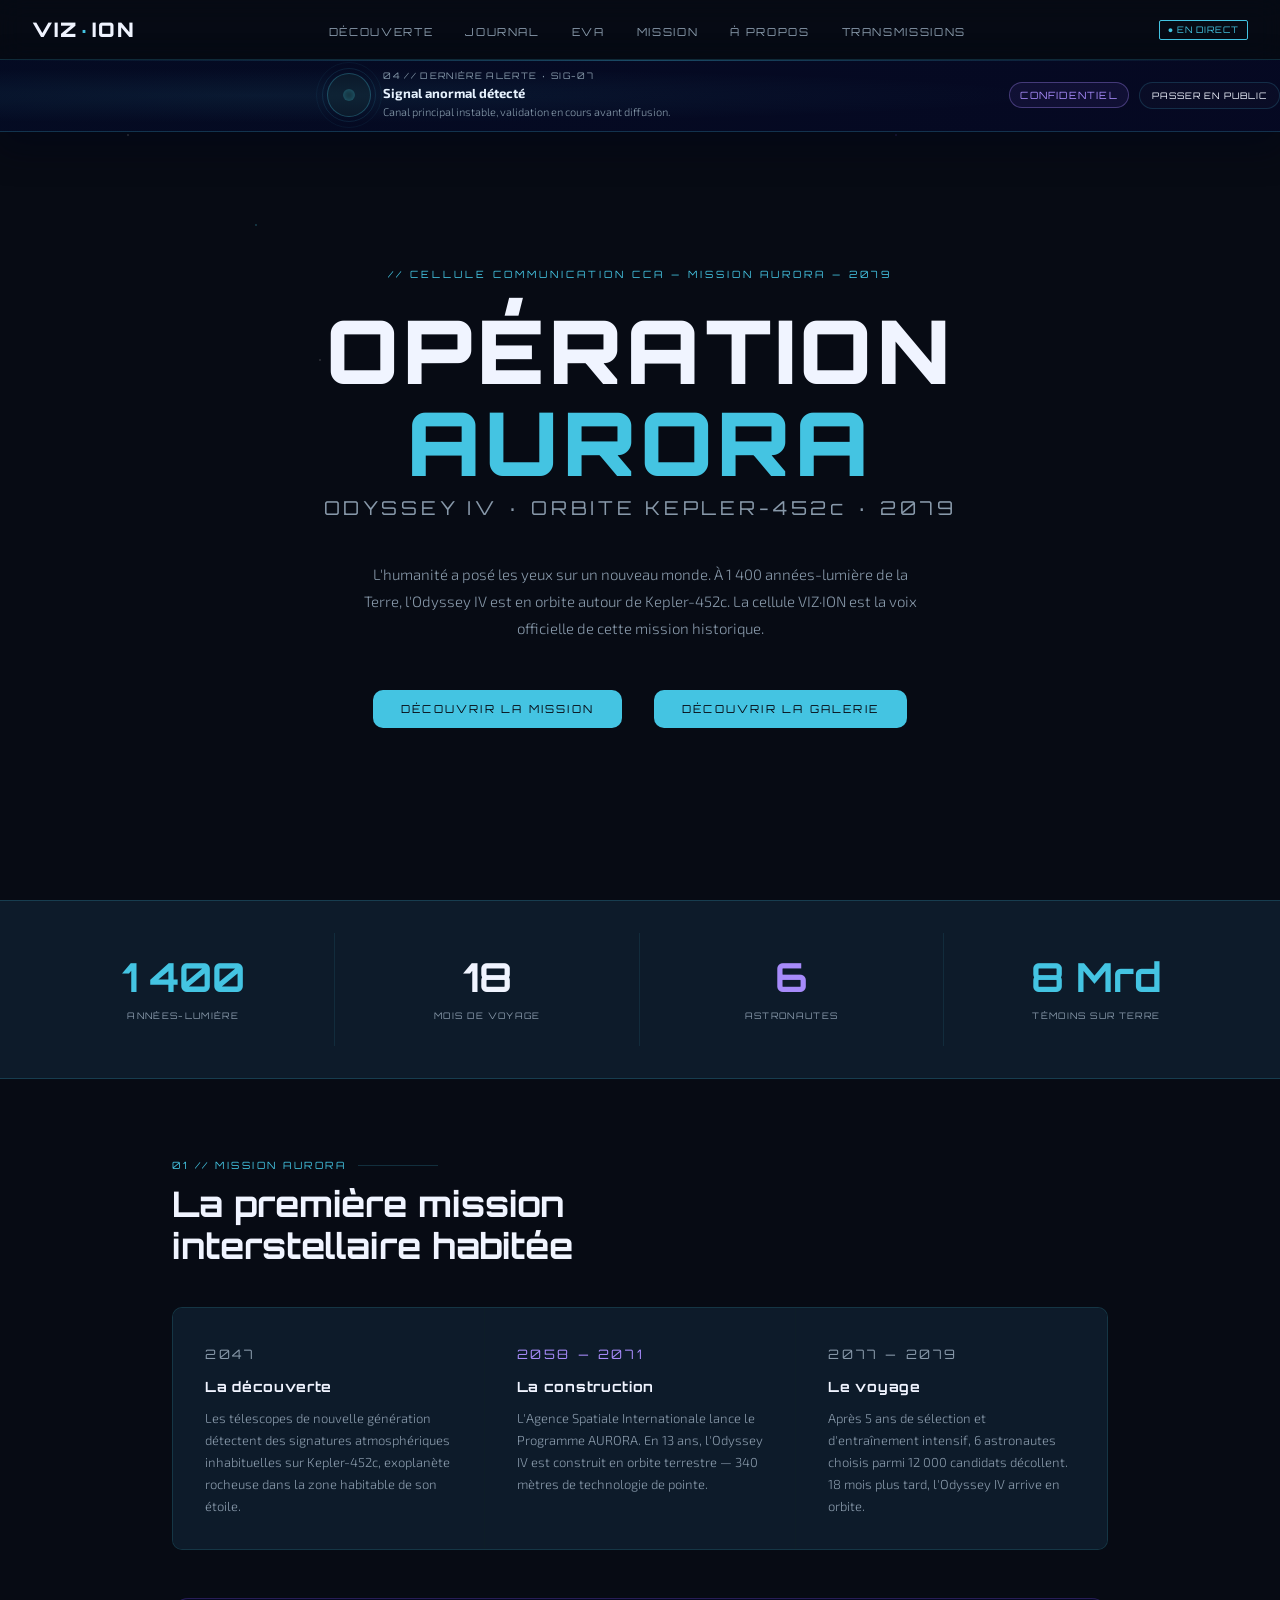
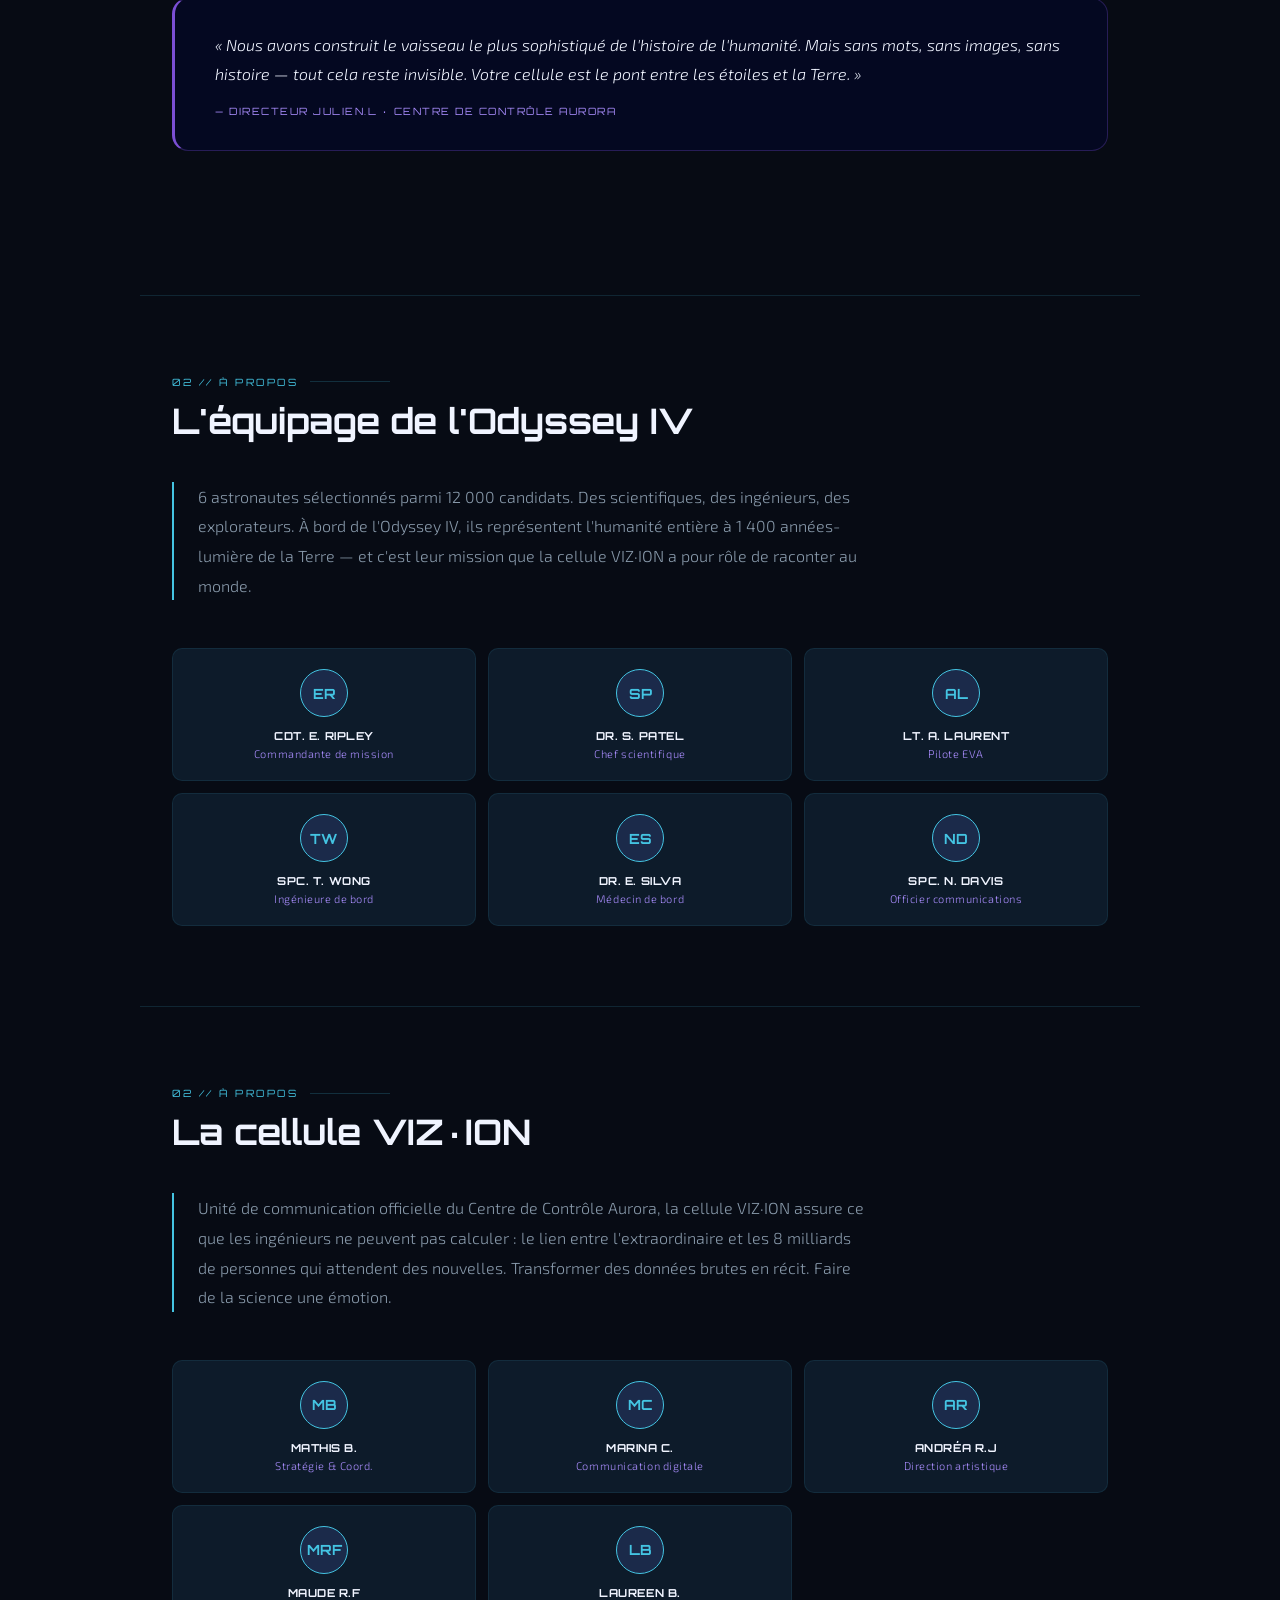
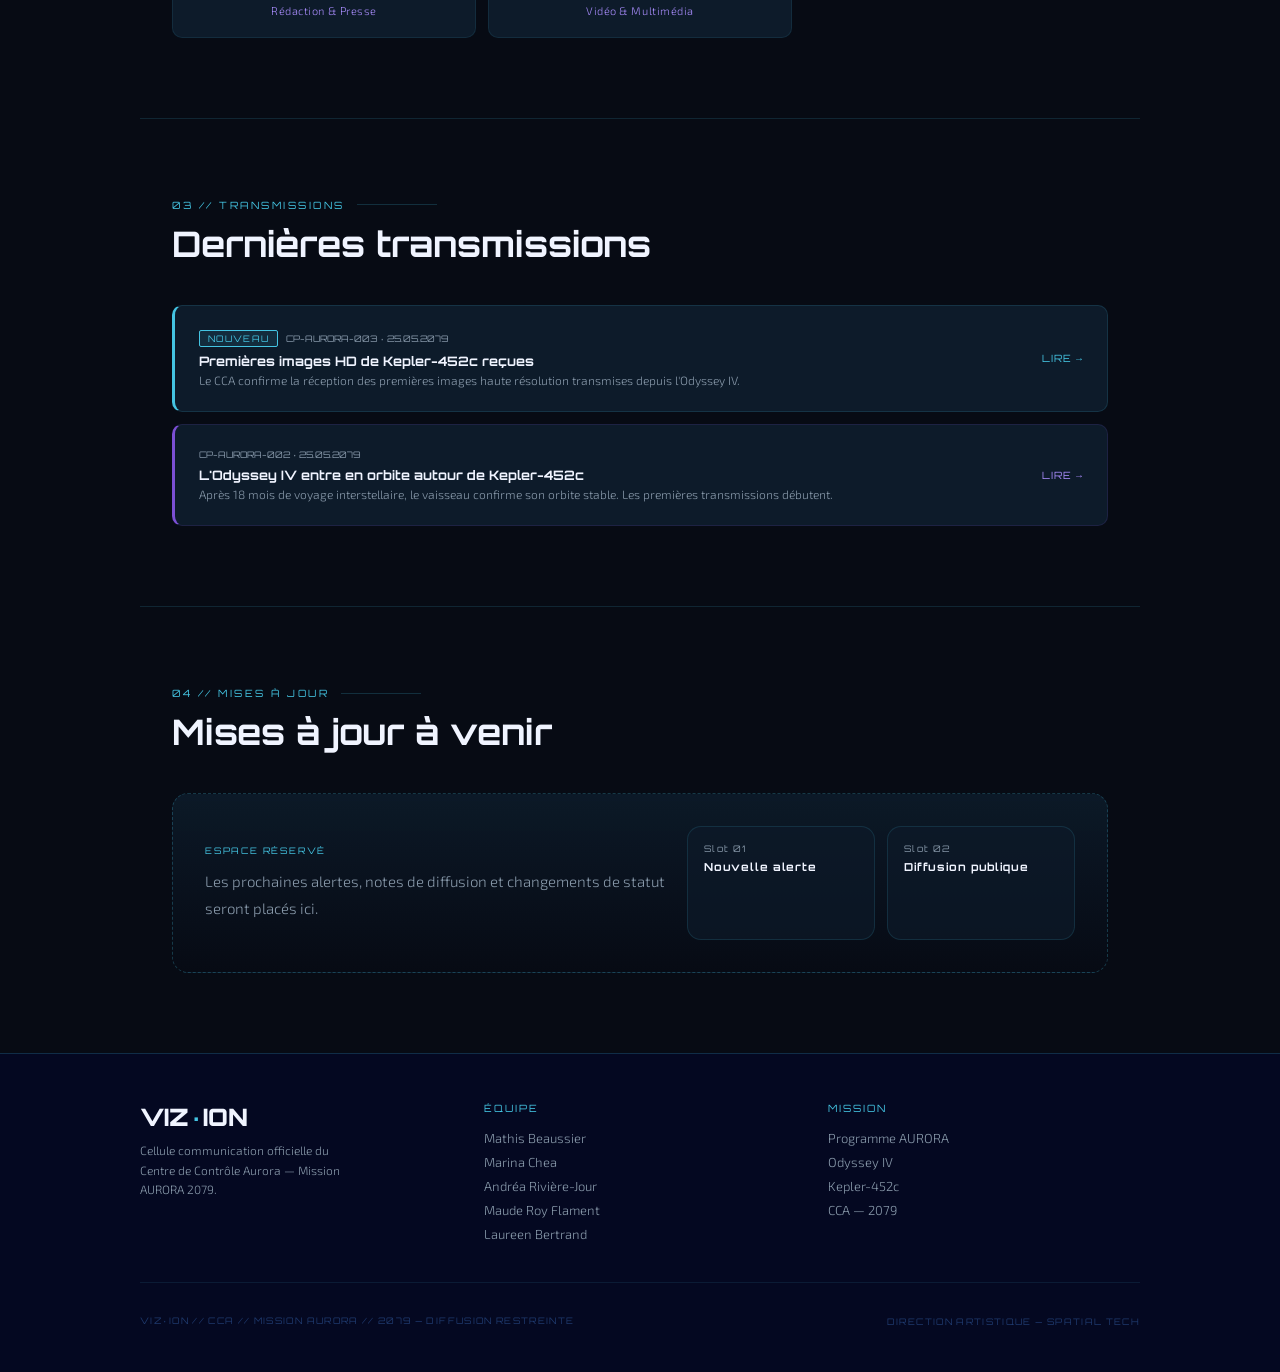
<file: index.html>
<!doctype html>
<html lang="fr">

<head>
  <meta charset="UTF-8" />
  <meta name="viewport" content="width=device-width, initial-scale=1.0" />
  <title>VIZ·ION — Cellule Communication CCA</title>
  <link
    href="https://fonts.googleapis.com/css2?family=Orbitron:wght@400;700;900&family=Exo+2:wght@300;400;500&display=swap"
    rel="stylesheet" />
  <link rel="stylesheet" href="https://cdn.jsdelivr.net/npm/bootstrap-icons@1.11.3/font/bootstrap-icons.min.css" />

  <link rel="stylesheet" href="index.css" />
  <!-- <link rel="stylesheet" href="glitch.css" /> -->
</head>

<body>
    <div class="scanlines"></div>
  <div class="rolling-scan"></div>
  <div class="noise"></div>
  <div class="vignette"></div>
  <div class="flash"></div>
  <div class="flash2"></div>
  <div class="c c1"></div>
  <div class="c c2"></div>
  <div class="c c3"></div>
  <div class="c c4"></div>
  <div class="c c5"></div>
  <div class="c c6"></div>
  <div class="c c7"></div>
  <div class="c c8"></div>
  <div class="c c9"></div>
  <div class="c c10"></div>
  <div class="tear t1"></div>
  <div class="tear t2"></div>
  <div class="tear t3"></div>
  <div class="tear t4"></div>
  <div class="tear t5"></div>
  <header>
    <div class="bg-starfield"></div>

    <nav id="nav">
      <a href="#" class="navbar-brand-logo">VIZ<span>·</span>ION</a>
      <ul class="navbar-menu-links" id="navbar-menu-links">
        <li><a href="Decouverte.html">Découverte</a></li>
        <li><a href="journal.html">Journal</a></li>
        <li><a href="EVA.html">EVA</a></li>
        <li><a href="#mission">Mission</a></li>
        <li><a href="#apropos">À propos</a></li>
        <li><a href="#transmissions">Transmissions</a></li>
      </ul>
      <div style="display: flex; align-items: center; gap: 1rem">
        <span class="navbar-live-badge">● EN DIRECT</span>
        <div class="navbar-hamburger-btn" id="hamburger" aria-label="Ouvrir le menu" role="button" tabindex="0">
          <span></span>
          <span></span>
          <span></span>
        </div>
      </div>

    </nav>
    <!-- Bannière d'alerte (plein largeur, placée sous la nav) -->
    <div class="alert-header alert-banner" data-alert-mode="confidentiel" aria-live="polite">
      <div class="alert-header-left">
        <div class="alert-indicator" aria-hidden="true">
          <div class="alert-indicator-dot"></div>
        </div>
        <div class="alert-titles">
          <p class="alert-eyebrow">04 // DERNIÈRE ALERTE · SIG-07</p>
          <h3 class="alert-main-title" id="alert-title">
            Signal anormal détecté
          </h3>
          <p class="alert-status-line" id="alert-status-line">
            Canal principal instable, validation en cours avant diffusion.
          </p>
        </div>
      </div>
      <div class="alert-header-actions">
        <span class="alert-status-badge confidentiel" id="alert-badge">CONFIDENTIEL</span>
        <button class="alert-mode-toggle" id="alert-mode-toggle" type="button" aria-pressed="false">
          Passer en public
        </button>
      </div>
    </div>

    <div class="hero">
      <p class="hero-eyebrow-label">
        // CELLULE COMMUNICATION CCA — MISSION AURORA — 2079
      </p>
      <h1 class="hero-main-title">
        OPÉRATION<br /><span class="text-cyan-accent">AURORA</span>
      </h1>
      <p class="hero-mission-subtitle">
        ODYSSEY IV · ORBITE KEPLER-452c · 2079
      </p>
      <p class="hero-description-text">
        L'humanité a posé les yeux sur un nouveau monde. À 1 400
        années-lumière de la Terre, l'Odyssey IV est en orbite autour de
        Kepler-452c. La cellule VIZ·ION est la voix officielle de cette
        mission historique.
      </p>
      <div class="hero-buttons-wrapper">
        <a href="#mission" class="hero-cta-button">DÉCOUVRIR LA MISSION</a>
        <a href="galerie.html" class="hero-cta-button">DÉCOUVRIR LA GALERIE</a>
      </div>
    </div>

    <div class="stats-ribbon-bar">
      <div class="stats-ribbon-cell">
        <span class="stats-big-number color-cyan">1 400</span>
        <span class="stats-caption-text">Années-lumière</span>
      </div>
      <div class="stats-ribbon-cell">
        <span class="stats-big-number">18</span>
        <span class="stats-caption-text">Mois de voyage</span>
      </div>
      <div class="stats-ribbon-cell">
        <span class="stats-big-number color-purple">6</span>
        <span class="stats-caption-text">Astronautes</span>
      </div>
      <div class="stats-ribbon-cell">
        <span class="stats-big-number color-cyan">8 Mrd</span>
        <span class="stats-caption-text">Témoins sur Terre</span>
      </div>
    </div>
  </header>
  <main>
    <section id="mission">
      <p class="section-eyebrow-label">01 // MISSION AURORA</p>
      <h2 class="section-main-heading">
        La première mission<br />interstellaire habitée
      </h2>

      <div class="mission-timeline-grid">
        <div class="mission-timeline-card">
          <p class="mission-card-period">2047</p>
          <h3>La découverte</h3>
          <p>
            Les télescopes de nouvelle génération détectent des signatures
            atmosphériques inhabituelles sur Kepler-452c, exoplanète rocheuse
            dans la zone habitable de son étoile.
          </p>
        </div>
        <div class="mission-timeline-card color-purple">
          <p class="mission-card-period">2058 — 2071</p>
          <h3>La construction</h3>
          <p>
            L'Agence Spatiale Internationale lance le Programme AURORA. En 13
            ans, l'Odyssey IV est construit en orbite terrestre — 340 mètres
            de technologie de pointe.
          </p>
        </div>
        <div class="mission-timeline-card">
          <p class="mission-card-period">2077 — 2079</p>
          <h3>Le voyage</h3>
          <p>
            Après 5 ans de sélection et d'entraînement intensif, 6 astronautes
            choisis parmi 12 000 candidats décollent. 18 mois plus tard,
            l'Odyssey IV arrive en orbite.
          </p>
        </div>
      </div>

      <div class="director-quote-block" style="margin-top: 3rem">
        <p class="director-quote-body">
          « Nous avons construit le vaisseau le plus sophistiqué de l'histoire
          de l'humanité. Mais sans mots, sans images, sans histoire — tout
          cela reste invisible. Votre cellule est le pont entre les étoiles et
          la Terre. »
        </p>
        <p class="director-quote-attribution">
          — DIRECTEUR JULIEN.L · CENTRE DE CONTRÔLE AURORA
        </p>
      </div>
    </section>

    <div class="section-horizontal-divider"></div>

    <section id="apropos">
      <p class="section-eyebrow-label">02 // À PROPOS</p>
      <h2 class="section-main-heading">L'équipage de l'Odyssey IV</h2>

      <p class="about-intro-lead">
        6 astronautes sélectionnés parmi 12 000 candidats. Des scientifiques,
        des ingénieurs, des explorateurs. À bord de l'Odyssey IV, ils
        représentent l'humanité entière à 1 400 années-lumière de la Terre —
        et c'est leur mission que la cellule VIZ·ION a pour rôle de raconter
        au monde.
      </p>

      <div class="team-members-grid">
        <div class="team-member-card">
          <div class="team-member-initials-badge">ER</div>
          <p class="team-member-fullname">CDT. E. RIPLEY</p>
          <p class="team-member-job-title">Commandante de mission</p>
        </div>
        <div class="team-member-card">
          <div class="team-member-initials-badge">SP</div>
          <p class="team-member-fullname">DR. S. PATEL</p>
          <p class="team-member-job-title">Chef scientifique</p>
        </div>
        <div class="team-member-card">
          <div class="team-member-initials-badge">AL</div>
          <p class="team-member-fullname">LT. A. LAURENT</p>
          <p class="team-member-job-title">Pilote EVA</p>
        </div>
        <div class="team-member-card">
          <div class="team-member-initials-badge">TW</div>
          <p class="team-member-fullname">SPC. T. WONG</p>
          <p class="team-member-job-title">Ingénieure de bord</p>
        </div>
        <div class="team-member-card">
          <div class="team-member-initials-badge">ES</div>
          <p class="team-member-fullname">DR. E. SILVA</p>
          <p class="team-member-job-title">Médecin de bord</p>
        </div>
        <div class="team-member-card">
          <div class="team-member-initials-badge">ND</div>
          <p class="team-member-fullname">SPC. N. DAVIS</p>
          <p class="team-member-job-title">Officier communications</p>
        </div>
      </div>
    </section>

    <div class="section-horizontal-divider"></div>

    <section id="apropos">
      <p class="section-eyebrow-label">02 // À PROPOS</p>
      <h2 class="section-main-heading">La cellule VIZ·ION</h2>

      <p class="about-intro-lead">
        Unité de communication officielle du Centre de Contrôle Aurora, la
        cellule VIZ·ION assure ce que les ingénieurs ne peuvent pas calculer :
        le lien entre l'extraordinaire et les 8 milliards de personnes qui
        attendent des nouvelles. Transformer des données brutes en récit.
        Faire de la science une émotion.
      </p>

      <div class="team-members-grid">
        <div class="team-member-card">
          <div class="team-member-initials-badge">MB</div>
          <p class="team-member-fullname">MATHIS B.</p>
          <p class="team-member-job-title">Stratégie & Coord.</p>
        </div>
        <div class="team-member-card">
          <div class="team-member-initials-badge">MC</div>
          <p class="team-member-fullname">MARINA C.</p>
          <p class="team-member-job-title">Communication digitale</p>
        </div>
        <div class="team-member-card">
          <div class="team-member-initials-badge">AR</div>
          <p class="team-member-fullname">ANDRÉA R.J</p>
          <p class="team-member-job-title">Direction artistique</p>
        </div>
        <div class="team-member-card">
          <div class="team-member-initials-badge">MRF</div>
          <p class="team-member-fullname">MAUDE R.F</p>
          <p class="team-member-job-title">Rédaction & Presse</p>
        </div>
        <div class="team-member-card">
          <div class="team-member-initials-badge">LB</div>
          <p class="team-member-fullname">LAUREEN B.</p>
          <p class="team-member-job-title">Vidéo & Multimédia</p>
        </div>
      </div>
    </section>

    <div class="section-horizontal-divider"></div>

    <section id="transmissions">
      <p class="section-eyebrow-label">03 // TRANSMISSIONS</p>
      <h2 class="section-main-heading">Dernières transmissions</h2>

      <div class="transmissions-feed-list">
        <div class="transmission-news-card">
          <div>
            <div class="transmission-card-header">
              <span class="badge-nouveaute">NOUVEAU</span>
              <span class="transmission-reference-code">CP-AURORA-003 · 25.05.2079</span>
            </div>
            <p class="transmission-card-title">
              Premières images HD de Kepler-452c reçues
            </p>
            <p class="transmission-card-description">
              Le CCA confirme la réception des premières images haute
              résolution transmises depuis l'Odyssey IV.
            </p>
          </div>
          <a href="#" class="btn-lire-transmission">LIRE →</a>
        </div>

        <div class="transmission-news-card color-purple">
          <div>
            <div class="transmission-card-header">
              <span class="transmission-reference-code">
                CP-AURORA-002 · 25.05.2079
              </span>
            </div>
            <p class="transmission-card-title">
              L'Odyssey IV entre en orbite autour de Kepler-452c
            </p>
            <p class="transmission-card-description">
              Après 18 mois de voyage interstellaire, le vaisseau confirme son
              orbite stable. Les premières transmissions débutent.
            </p>
          </div>
          <a href="#" class="btn-lire-transmission">LIRE →</a>
        </div>
      </div>
    </section>

    <div class="section-horizontal-divider"></div>

    <section id="updates">
      <p class="section-eyebrow-label">04 // MISES À JOUR</p>
      <h2 class="section-main-heading">Mises à jour à venir</h2>

      <div class="updates-placeholder">
        <div class="updates-placeholder-copy">
          <p class="updates-placeholder-kicker">ESPACE RÉSERVÉ</p>
          <p class="updates-placeholder-text">
            Les prochaines alertes, notes de diffusion et changements de statut seront placés ici.
          </p>
        </div>
        <div class="updates-future-grid" aria-label="Emplacements prévus pour les prochaines mises à jour">
          <div class="updates-future-slot">
            <span>Slot 01</span>
            <strong>Nouvelle alerte</strong>
          </div>
          <div class="updates-future-slot">
            <span>Slot 02</span>
            <strong>Diffusion publique</strong>
          </div>
        </div>
      </div>
    </section>
  </main>
  <footer>
    <div class="footer-content-grid">
      <div>
        <p class="footer-brand-logo-text">VIZ<span>·</span>ION</p>
        <p class="footer-brand-description">
          Cellule communication officielle du Centre de Contrôle Aurora —
          Mission AURORA 2079.
        </p>
      </div>
      <div class="footer-nav-column">
        <p class="footer-column-heading">ÉQUIPE</p>
        <ul>
          <li>Mathis Beaussier</li>
          <li>Marina Chea</li>
          <li>Andréa Rivière-Jour</li>
          <li>Maude Roy Flament</li>
          <li>Laureen Bertrand</li>
        </ul>
      </div>
      <div class="footer-nav-column">
        <p class="footer-column-heading">MISSION</p>
        <ul>
          <li>Programme AURORA</li>
          <li>Odyssey IV</li>
          <li>Kepler-452c</li>
          <li>CCA — 2079</li>
        </ul>
      </div>
    </div>
    <div class="footer-legal-bar">
      <p>VIZ·ION // CCA // MISSION AURORA // 2079 — DIFFUSION RESTREINTE</p>
      <p>DIRECTION ARTISTIQUE — SPATIAL TECH</p>
    </div>
  </footer>
   <script src="alert.js" defer></script> 
</body>

</html>
</file>
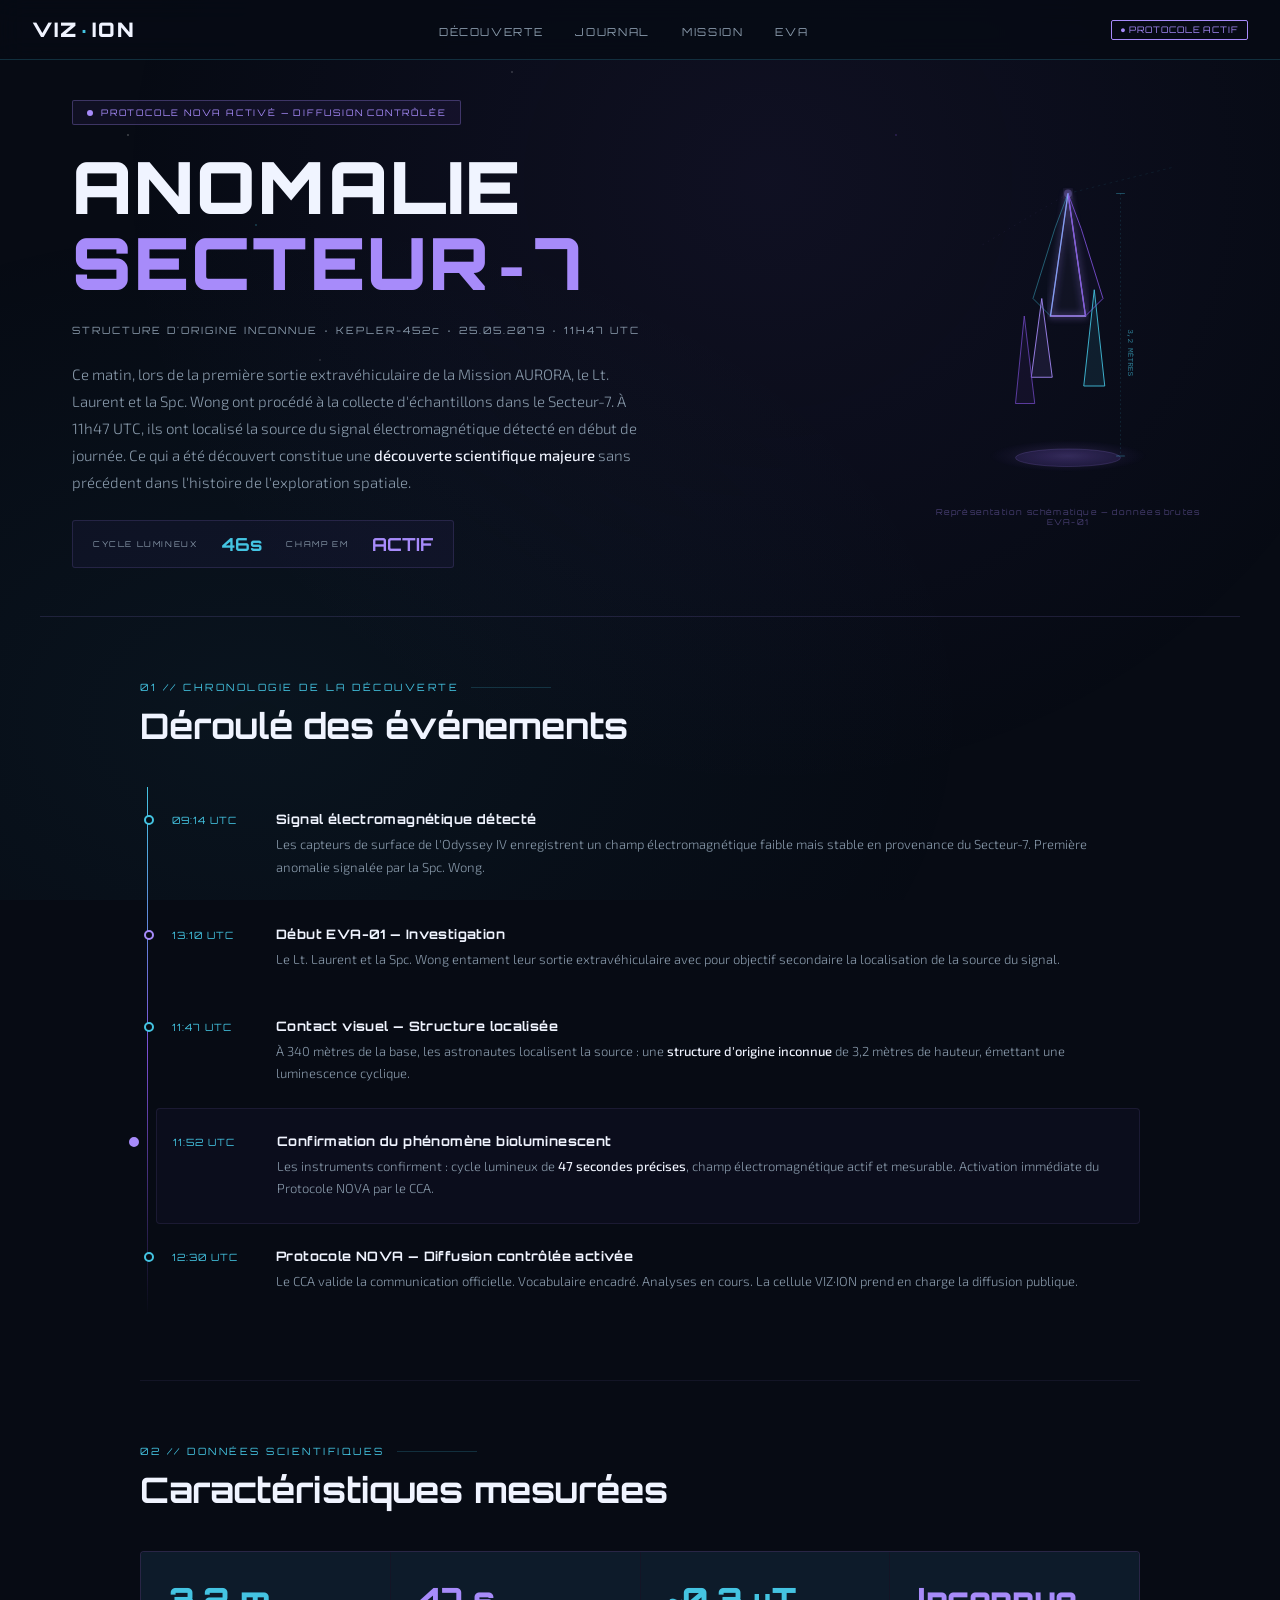
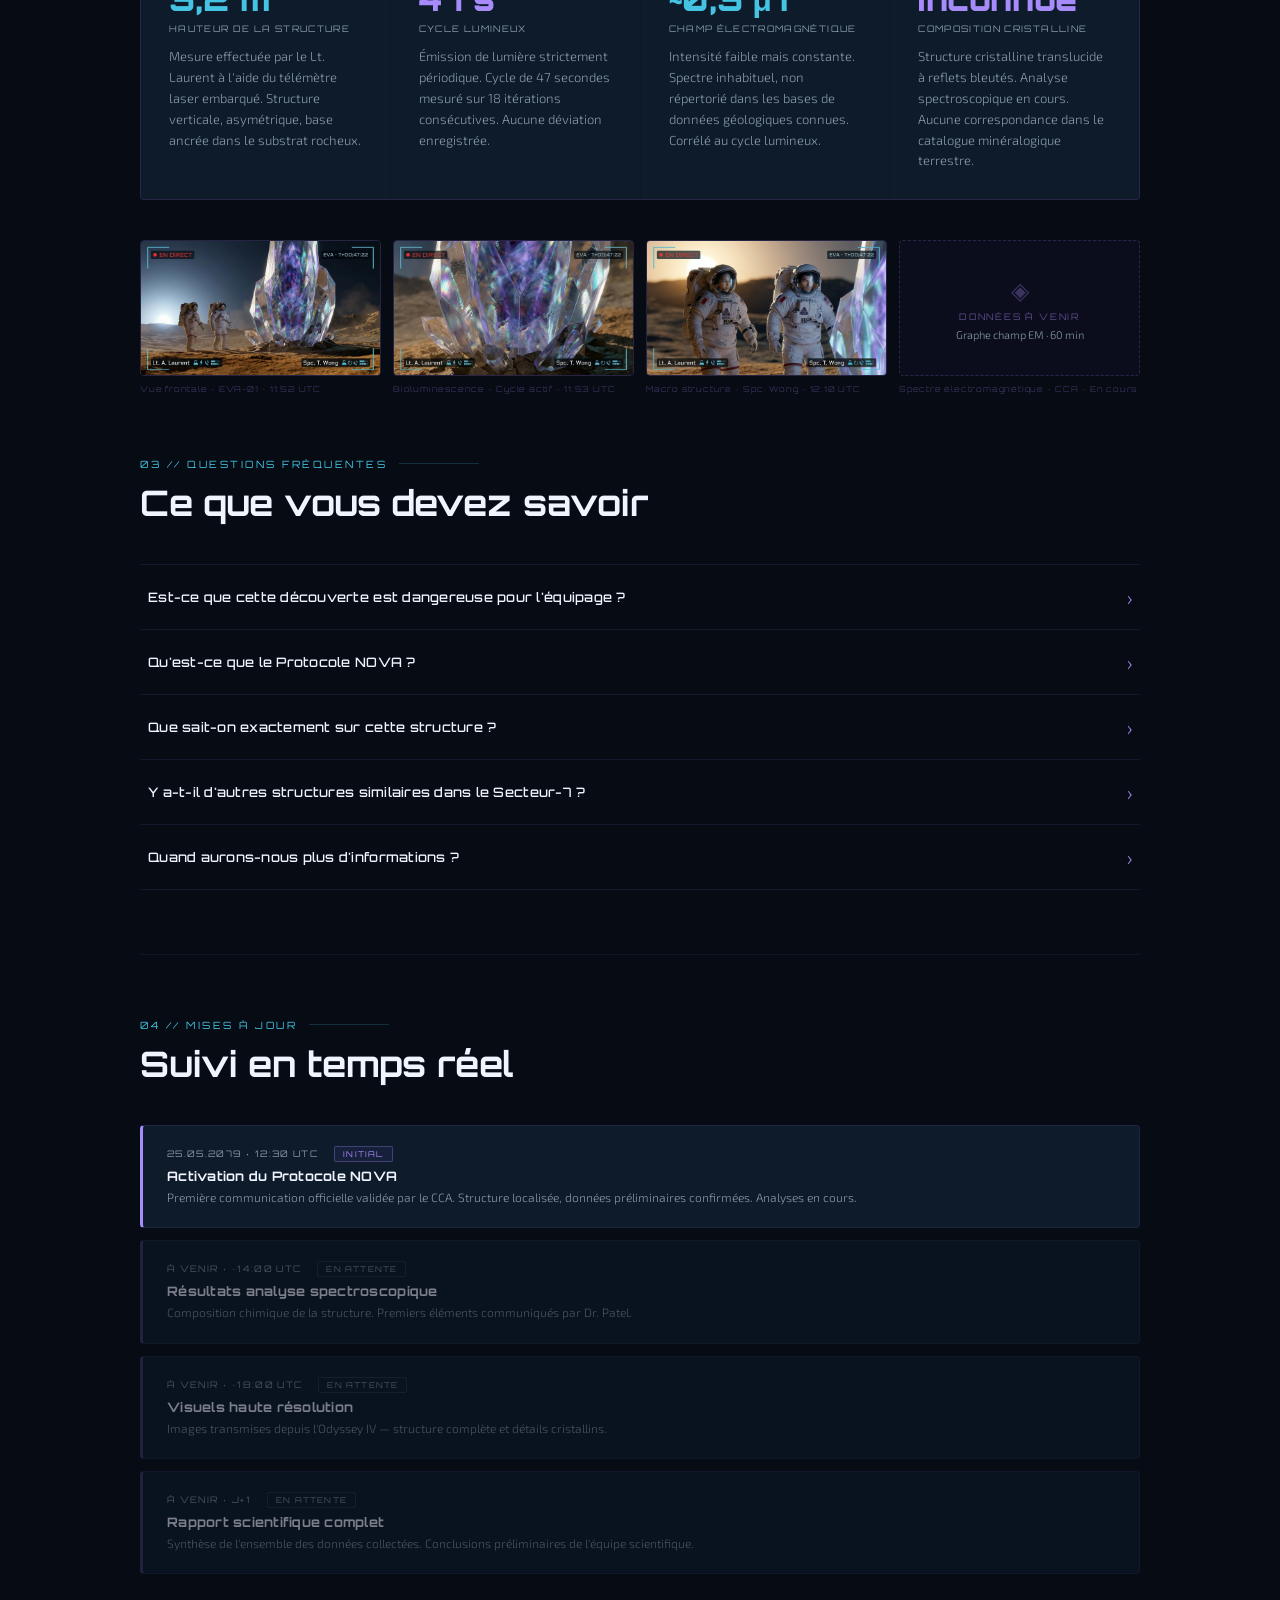
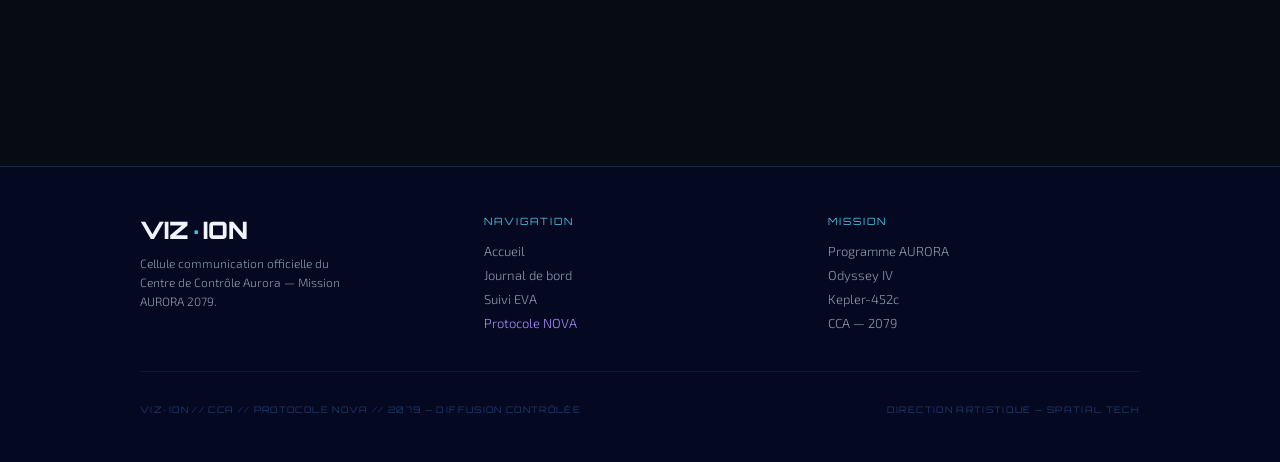
<file: Decouverte.html>
<!doctype html>
<html lang="fr">
<head>
  <meta charset="UTF-8" />
  <meta name="viewport" content="width=device-width, initial-scale=1.0" />
  <title>VIZ·ION — PROTOCOLE NOVA // Anomalie Secteur-7</title>
  <link href="https://fonts.googleapis.com/css2?family=Orbitron:wght@400;700;900&family=Exo+2:wght@300;400;500&display=swap" rel="stylesheet" />
  <link rel="stylesheet" href="index.css" />
  <link rel="stylesheet" href="Decouverte.css" />
</head>
<body>
  <div class="bg-starfield"></div>

  <!-- GLITCH OVERLAY NOVA -->
  <div class="nova-overlay"></div>

  <!-- NAV -->
  <nav id="nav">
    <a href="index.html" class="navbar-brand-logo">VIZ<span>·</span>ION</a>
    <ul class="navbar-menu-links" id="navbar-menu-links">
        <li><a href="Decouverte.html">Découverte</a></li>
      <li><a href="journal.html">Journal</a></li>
      <li><a href="index.html#mission">Mission</a></li>
      <li><a href="eva.html">EVA</a></li>
    </ul>
    <div style="display:flex;align-items:center;gap:1rem">
      <span class="navbar-live-badge" style="border-color:#a78bfa;color:#a78bfa;">● PROTOCOLE ACTIF</span>
      <div class="navbar-hamburger-btn" id="hamburger"
        onclick="document.getElementById('navbar-menu-links').classList.toggle('open')">
        <span></span><span></span><span></span>
      </div>
    </div>
  </nav>

  <!-- HERO NOVA -->
  <div class="nova-hero">
    <div class="nova-hero-inner">
      <div class="nova-protocol-badge">
        <span class="nova-protocol-dot"></span>
        PROTOCOLE NOVA ACTIVÉ — DIFFUSION CONTRÔLÉE
      </div>
      <h1 class="nova-main-title">
        ANOMALIE<br/><span>SECTEUR&#x2011;7</span>
      </h1>
      <p class="nova-subtitle">STRUCTURE D'ORIGINE INCONNUE · KEPLER-452c · 25.05.2079 · 11H47 UTC</p>
      <p class="nova-intro">
        Ce matin, lors de la première sortie extravéhiculaire de la Mission AURORA, le Lt. Laurent et la Spc. Wong ont procédé à la collecte d'échantillons dans le Secteur-7. À 11h47 UTC, ils ont localisé la source du signal électromagnétique détecté en début de journée. Ce qui a été découvert constitue une <strong>découverte scientifique majeure</strong> sans précédent dans l'histoire de l'exploration spatiale.
      </p>
      <div class="nova-cycle-counter">
        <span class="nova-cycle-label">CYCLE LUMINEUX</span>
        <span class="nova-cycle-value" id="nova-cycle">47s</span>
        <span class="nova-cycle-label">CHAMP EM</span>
        <span class="nova-cycle-value" style="color:#a78bfa">ACTIF</span>
      </div>
    </div>

    <!-- Visualisation structure -->
    <div class="nova-visual">
      <svg viewBox="0 0 320 400" xmlns="http://www.w3.org/2000/svg" class="nova-crystal-svg">
        <defs>
          <radialGradient id="glow1" cx="50%" cy="50%" r="50%">
            <stop offset="0%" stop-color="#a78bfa" stop-opacity="0.6"/>
            <stop offset="100%" stop-color="#7b4fd4" stop-opacity="0"/>
          </radialGradient>
          <radialGradient id="glow2" cx="50%" cy="50%" r="50%">
            <stop offset="0%" stop-color="#44c4e2" stop-opacity="0.4"/>
            <stop offset="100%" stop-color="#44c4e2" stop-opacity="0"/>
          </radialGradient>
          <filter id="crystalGlow">
            <feGaussianBlur stdDeviation="4" result="blur"/>
            <feMerge><feMergeNode in="blur"/><feMergeNode in="SourceGraphic"/></feMerge>
          </filter>
        </defs>

        <!-- Halo de base -->
        <ellipse cx="160" cy="360" rx="90" ry="18" fill="url(#glow1)" opacity="0.5">
          <animate attributeName="opacity" values="0.3;0.7;0.3" dur="47s" repeatCount="indefinite"/>
        </ellipse>

        <!-- Sol -->
        <ellipse cx="160" cy="362" rx="60" ry="10" fill="rgba(123,79,212,0.15)" stroke="rgba(167,139,250,0.2)" stroke-width="1"/>

        <!-- Structure cristalline centrale -->
        <polygon points="160,60 140,200 180,200" fill="rgba(167,139,250,0.15)" stroke="#a78bfa" stroke-width="1.5" filter="url(#crystalGlow)">
          <animate attributeName="fill-opacity" values="0.1;0.4;0.1" dur="47s" repeatCount="indefinite"/>
        </polygon>
        <polygon points="160,60 180,200 200,180 175,100" fill="rgba(123,79,212,0.2)" stroke="#7b4fd4" stroke-width="1">
          <animate attributeName="fill-opacity" values="0.15;0.5;0.15" dur="47s" repeatCount="indefinite"/>
        </polygon>
        <polygon points="160,60 140,200 120,180 145,100" fill="rgba(68,196,226,0.1)" stroke="#44c4e2" stroke-width="0.5">
          <animate attributeName="fill-opacity" values="0.05;0.25;0.05" dur="47s" repeatCount="indefinite"/>
        </polygon>

        <!-- Cristaux secondaires -->
        <polygon points="130,180 118,270 142,270" fill="rgba(167,139,250,0.1)" stroke="#a78bfa" stroke-width="1">
          <animate attributeName="fill-opacity" values="0.05;0.3;0.05" dur="47s" begin="5s" repeatCount="indefinite"/>
        </polygon>
        <polygon points="190,170 178,280 202,280" fill="rgba(68,196,226,0.1)" stroke="#44c4e2" stroke-width="1">
          <animate attributeName="fill-opacity" values="0.05;0.25;0.05" dur="47s" begin="10s" repeatCount="indefinite"/>
        </polygon>
        <polygon points="110,200 100,300 122,300" fill="rgba(123,79,212,0.08)" stroke="#7b4fd4" stroke-width="0.8">
          <animate attributeName="fill-opacity" values="0.03;0.2;0.03" dur="47s" begin="15s" repeatCount="indefinite"/>
        </polygon>

        <!-- Lignes EM -->
        <line x1="160" y1="60" x2="40" y2="20" stroke="rgba(167,139,250,0.2)" stroke-width="0.5" stroke-dasharray="3 4">
          <animate attributeName="opacity" values="0;0.6;0" dur="47s" repeatCount="indefinite"/>
        </line>
        <line x1="160" y1="60" x2="280" y2="30" stroke="rgba(68,196,226,0.2)" stroke-width="0.5" stroke-dasharray="3 4">
          <animate attributeName="opacity" values="0;0.5;0" dur="47s" begin="8s" repeatCount="indefinite"/>
        </line>
        <line x1="160" y1="60" x2="60" y2="120" stroke="rgba(167,139,250,0.15)" stroke-width="0.5" stroke-dasharray="2 5">
          <animate attributeName="opacity" values="0;0.4;0" dur="47s" begin="16s" repeatCount="indefinite"/>
        </line>

        <!-- Point lumineux sommet -->
        <circle cx="160" cy="60" r="6" fill="#a78bfa" filter="url(#crystalGlow)">
          <animate attributeName="r" values="4;10;4" dur="47s" repeatCount="indefinite"/>
          <animate attributeName="opacity" values="0.3;1;0.3" dur="47s" repeatCount="indefinite"/>
        </circle>

        <!-- Mesure hauteur -->
        <line x1="220" y1="60" x2="220" y2="360" stroke="rgba(68,196,226,0.3)" stroke-width="0.5" stroke-dasharray="2 3"/>
        <line x1="215" y1="60" x2="225" y2="60" stroke="rgba(68,196,226,0.4)" stroke-width="1"/>
        <line x1="215" y1="360" x2="225" y2="360" stroke="rgba(68,196,226,0.4)" stroke-width="1"/>
        <text x="228" y="215" font-family="monospace" font-size="9" fill="rgba(68,196,226,0.6)" transform="rotate(90,228,215)">3,2 MÈTRES</text>
      </svg>
      <p class="nova-visual-caption">Représentation schématique — données brutes EVA-01</p>
    </div>
  </div>

  <div class="nova-content">

    <!-- CHRONOLOGIE -->
    <section class="nova-section">
      <p class="section-eyebrow-label">01 // CHRONOLOGIE DE LA DÉCOUVERTE</p>
      <h2 class="section-main-heading">Déroulé des événements</h2>

      <div class="nova-timeline">
        <div class="nova-tl-item">
          <div class="nova-tl-dot cyan"></div>
          <div class="nova-tl-time">09:14 UTC</div>
          <div class="nova-tl-content">
            <p class="nova-tl-title">Signal électromagnétique détecté</p>
            <p class="nova-tl-desc">Les capteurs de surface de l'Odyssey IV enregistrent un champ électromagnétique faible mais stable en provenance du Secteur-7. Première anomalie signalée par la Spc. Wong.</p>
          </div>
        </div>
        <div class="nova-tl-item">
          <div class="nova-tl-dot purple"></div>
          <div class="nova-tl-time">13:10 UTC</div>
          <div class="nova-tl-content">
            <p class="nova-tl-title">Début EVA-01 — Investigation</p>
            <p class="nova-tl-desc">Le Lt. Laurent et la Spc. Wong entament leur sortie extravéhiculaire avec pour objectif secondaire la localisation de la source du signal.</p>
          </div>
        </div>
        <div class="nova-tl-item">
          <div class="nova-tl-dot cyan"></div>
          <div class="nova-tl-time">11:47 UTC</div>
          <div class="nova-tl-content">
            <p class="nova-tl-title">Contact visuel — Structure localisée</p>
            <p class="nova-tl-desc">À 340 mètres de la base, les astronautes localisent la source : une <strong>structure d'origine inconnue</strong> de 3,2 mètres de hauteur, émettant une luminescence cyclique.</p>
          </div>
        </div>
        <div class="nova-tl-item nova-tl-highlight">
          <div class="nova-tl-dot purple blink"></div>
          <div class="nova-tl-time">11:52 UTC</div>
          <div class="nova-tl-content">
            <p class="nova-tl-title">Confirmation du phénomène bioluminescent</p>
            <p class="nova-tl-desc">Les instruments confirment : cycle lumineux de <strong>47 secondes précises</strong>, champ électromagnétique actif et mesurable. Activation immédiate du Protocole NOVA par le CCA.</p>
          </div>
        </div>
        <div class="nova-tl-item">
          <div class="nova-tl-dot cyan"></div>
          <div class="nova-tl-time">12:30 UTC</div>
          <div class="nova-tl-content">
            <p class="nova-tl-title">Protocole NOVA — Diffusion contrôlée activée</p>
            <p class="nova-tl-desc">Le CCA valide la communication officielle. Vocabulaire encadré. Analyses en cours. La cellule VIZ·ION prend en charge la diffusion publique.</p>
          </div>
        </div>
      </div>
    </section>

    <!-- DONNÉES SCIENTIFIQUES -->
    <section class="nova-section">
      <p class="section-eyebrow-label">02 // DONNÉES SCIENTIFIQUES</p>
      <h2 class="section-main-heading">Caractéristiques mesurées</h2>

      <div class="nova-data-grid">
        <div class="nova-data-card">
          <span class="nova-data-num cyan">3,2 m</span>
          <span class="nova-data-label">Hauteur de la structure</span>
          <p class="nova-data-desc">Mesure effectuée par le Lt. Laurent à l'aide du télémètre laser embarqué. Structure verticale, asymétrique, base ancrée dans le substrat rocheux.</p>
        </div>
        <div class="nova-data-card">
          <span class="nova-data-num purple">47 s</span>
          <span class="nova-data-label">Cycle lumineux</span>
          <p class="nova-data-desc">Émission de lumière strictement périodique. Cycle de 47 secondes mesuré sur 18 itérations consécutives. Aucune déviation enregistrée.</p>
        </div>
        <div class="nova-data-card">
          <span class="nova-data-num cyan">~0,3 μT</span>
          <span class="nova-data-label">Champ électromagnétique</span>
          <p class="nova-data-desc">Intensité faible mais constante. Spectre inhabituel, non répertorié dans les bases de données géologiques connues. Corrélé au cycle lumineux.</p>
        </div>
        <div class="nova-data-card">
          <span class="nova-data-num purple">Inconnue</span>
          <span class="nova-data-label">Composition cristalline</span>
          <p class="nova-data-desc">Structure cristalline translucide à reflets bleutés. Analyse spectroscopique en cours. Aucune correspondance dans le catalogue minéralogique terrestre.</p>
        </div>
      </div>

      <!-- Placeholders visuels -->
      <div class="nova-visuals-grid">
  <div class="nova-visual-slot">
    <img src="images/EVA.png" alt="Vue frontale structure" style="width:100%; aspect-ratio:16/9; object-fit:cover; border-radius:4px; border:1px solid rgba(167,139,250,0.2);">
    <p class="nova-visual-slot-cap">Vue frontale · EVA-01 · 11:52 UTC</p>
  </div>
  <div class="nova-visual-slot">
    <img src="images/EVA_Crystal.png" alt="Structure cristalline bioluminescente" style="width:100%; aspect-ratio:16/9; object-fit:cover; border-radius:4px; border:1px solid rgba(167,139,250,0.2);">
    <p class="nova-visual-slot-cap">Bioluminescence · Cycle actif · 11:53 UTC</p>
  </div>
  <div class="nova-visual-slot">
    <img src="images/EVA_focus.png" alt="Détail cristallin macro" style="width:100%; aspect-ratio:16/9; object-fit:cover; border-radius:4px; border:1px solid rgba(167,139,250,0.2);">
    <p class="nova-visual-slot-cap">Macro structure · Spc. Wong · 12:10 UTC</p>
  </div>
  <div class="nova-visual-slot">
    <div class="nova-visual-placeholder">
      <span class="nova-ph-icon">◈</span>
      <span class="nova-ph-label">DONNÉES À VENIR</span>
      <span class="nova-ph-sub">Graphe champ EM · 60 min</span>
    </div>
    <p class="nova-visual-slot-cap">Spectre électromagnétique · CCA · En cours</p>
  </div>
</div>
    <!-- FAQ -->
    <section class="nova-section">
      <p class="section-eyebrow-label">03 // QUESTIONS FRÉQUENTES</p>
      <h2 class="section-main-heading">Ce que vous devez savoir</h2>

      <div class="nova-faq">
        <div class="nova-faq-item" onclick="toggleFaq(this)">
          <div class="nova-faq-q">
            <span>Est-ce que cette découverte est dangereuse pour l'équipage ?</span>
            <span class="nova-faq-arrow">›</span>
          </div>
          <div class="nova-faq-a">
            <p>À ce stade, aucun risque n'a été identifié pour l'équipage de l'Odyssey IV. Le champ électromagnétique mesuré est d'une intensité très faible — inférieure à celle d'un téléphone portable. Les protocoles de sécurité standard restent appliqués. L'équipage se porte bien.</p>
          </div>
        </div>

        <div class="nova-faq-item" onclick="toggleFaq(this)">
          <div class="nova-faq-q">
            <span>Qu'est-ce que le Protocole NOVA ?</span>
            <span class="nova-faq-arrow">›</span>
          </div>
          <div class="nova-faq-a">
            <p>Le Protocole NOVA (Notification d'Observation Vérifiée Anomale) est un cadre de communication activé lorsqu'une découverte scientifique majeure nécessite une diffusion contrôlée et vérifiée. Il garantit que chaque information partagée avec le public est validée scientifiquement avant diffusion.</p>
          </div>
        </div>

        <div class="nova-faq-item" onclick="toggleFaq(this)">
          <div class="nova-faq-q">
            <span>Que sait-on exactement sur cette structure ?</span>
            <span class="nova-faq-arrow">›</span>
          </div>
          <div class="nova-faq-a">
            <p>Nous savons que la structure mesure 3,2 mètres de hauteur, qu'elle est composée d'une matière cristalline translucide dont la composition n'est pas encore identifiée, qu'elle émet de la lumière selon un cycle de 47 secondes, et qu'elle génère un champ électromagnétique mesurable. Son origine est à ce jour inconnue et fait l'objet d'analyses approfondies.</p>
          </div>
        </div>

        <div class="nova-faq-item" onclick="toggleFaq(this)">
          <div class="nova-faq-q">
            <span>Y a-t-il d'autres structures similaires dans le Secteur-7 ?</span>
            <span class="nova-faq-arrow">›</span>
          </div>
          <div class="nova-faq-a">
            <p>Pour l'instant, une seule structure a été localisée. Une exploration complémentaire du Secteur-7 et des zones adjacentes est planifiée. Les résultats seront communiqués dès validation par le Centre de Contrôle Aurora.</p>
          </div>
        </div>

        <div class="nova-faq-item" onclick="toggleFaq(this)">
          <div class="nova-faq-q">
            <span>Quand aurons-nous plus d'informations ?</span>
            <span class="nova-faq-arrow">›</span>
          </div>
          <div class="nova-faq-a">
            <p>Les analyses scientifiques sont en cours à bord de l'Odyssey IV. Un premier rapport complet est attendu dans les 48 heures. La cellule VIZ·ION s'engage à publier chaque mise à jour validée dans la section dédiée ci-dessous, en temps réel.</p>
          </div>
        </div>
      </div>
    </section>

    <!-- MISES À JOUR FUTURES -->
    <section class="nova-section">
      <p class="section-eyebrow-label">04 // MISES À JOUR</p>
      <h2 class="section-main-heading">Suivi en temps réel</h2>

      <div class="nova-updates">
        <div class="nova-update-card active">
          <div class="nova-update-header">
            <span class="nova-update-time">25.05.2079 · 12:30 UTC</span>
            <span class="nova-update-badge">INITIAL</span>
          </div>
          <p class="nova-update-title">Activation du Protocole NOVA</p>
          <p class="nova-update-desc">Première communication officielle validée par le CCA. Structure localisée, données préliminaires confirmées. Analyses en cours.</p>
        </div>

        <div class="nova-update-card pending">
          <div class="nova-update-header">
            <span class="nova-update-time">À VENIR · ~14:00 UTC</span>
            <span class="nova-update-badge pending">EN ATTENTE</span>
          </div>
          <p class="nova-update-title">Résultats analyse spectroscopique</p>
          <p class="nova-update-desc">Composition chimique de la structure. Premiers éléments communiqués par Dr. Patel.</p>
        </div>

        <div class="nova-update-card pending">
          <div class="nova-update-header">
            <span class="nova-update-time">À VENIR · ~18:00 UTC</span>
            <span class="nova-update-badge pending">EN ATTENTE</span>
          </div>
          <p class="nova-update-title">Visuels haute résolution</p>
          <p class="nova-update-desc">Images transmises depuis l'Odyssey IV — structure complète et détails cristallins.</p>
        </div>

        <div class="nova-update-card pending">
          <div class="nova-update-header">
            <span class="nova-update-time">À VENIR · J+1</span>
            <span class="nova-update-badge pending">EN ATTENTE</span>
          </div>
          <p class="nova-update-title">Rapport scientifique complet</p>
          <p class="nova-update-desc">Synthèse de l'ensemble des données collectées. Conclusions préliminaires de l'équipe scientifique.</p>
        </div>
      </div>
    </section>

  </div>

  <!-- FOOTER -->
  <footer>
    <div class="footer-content-grid">
      <div>
        <p class="footer-brand-logo-text">VIZ<span>·</span>ION</p>
        <p class="footer-brand-description">Cellule communication officielle du Centre de Contrôle Aurora — Mission AURORA 2079.</p>
      </div>
      <div class="footer-nav-column">
        <p class="footer-column-heading">NAVIGATION</p>
        <ul>
          <li><a href="index.html" style="color:var(--gray);text-decoration:none;">Accueil</a></li>
          <li><a href="journal.html" style="color:var(--gray);text-decoration:none;">Journal de bord</a></li>
          <li><a href="eva.html" style="color:var(--gray);text-decoration:none;">Suivi EVA</a></li>
          <li><a href="nova.html" style="color:#a78bfa;text-decoration:none;">Protocole NOVA</a></li>
        </ul>
      </div>
      <div class="footer-nav-column">
        <p class="footer-column-heading">MISSION</p>
        <ul>
          <li>Programme AURORA</li>
          <li>Odyssey IV</li>
          <li>Kepler-452c</li>
          <li>CCA — 2079</li>
        </ul>
      </div>
    </div>
    <div class="footer-legal-bar">
      <p>VIZ·ION // CCA // PROTOCOLE NOVA // 2079 — DIFFUSION CONTRÔLÉE</p>
      <p>DIRECTION ARTISTIQUE — SPATIAL TECH</p>
    </div>
  </footer>

  <script src="Decouverte.js"></script>
</body>
</html>
</file>
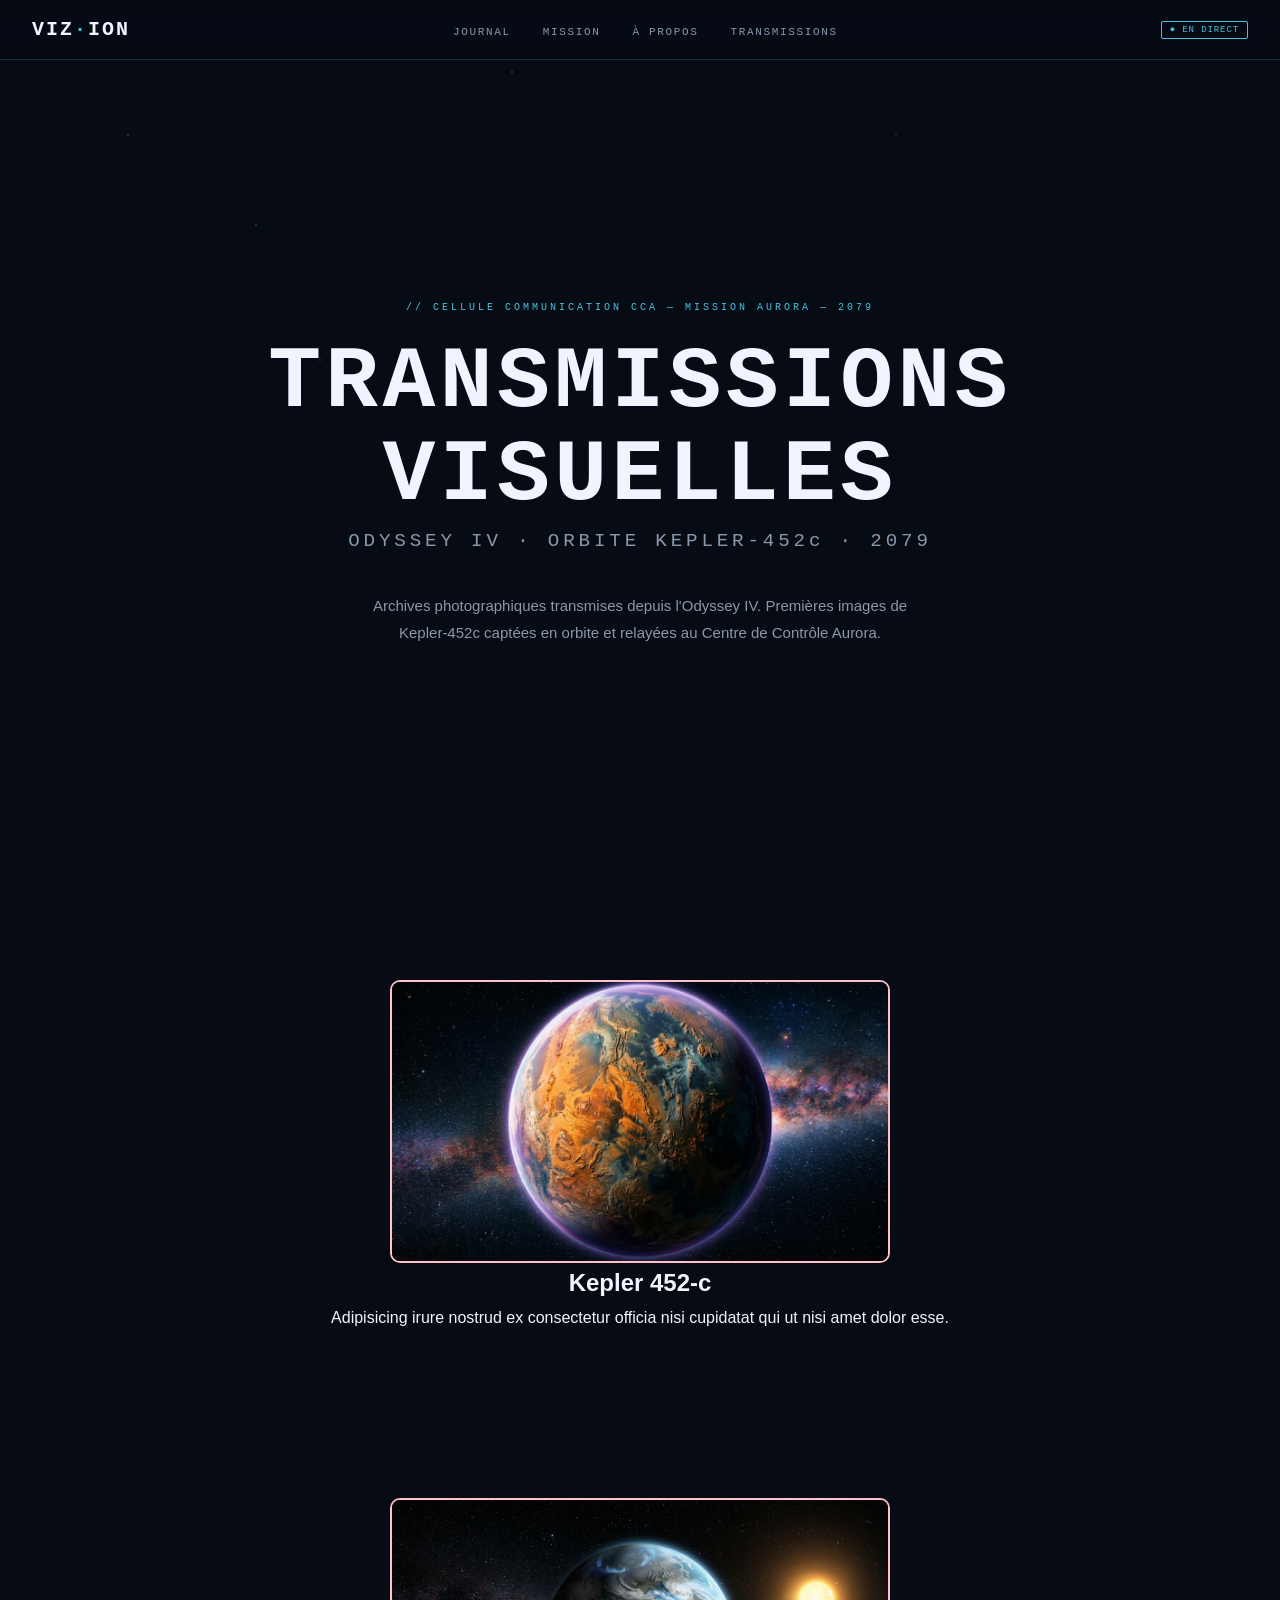
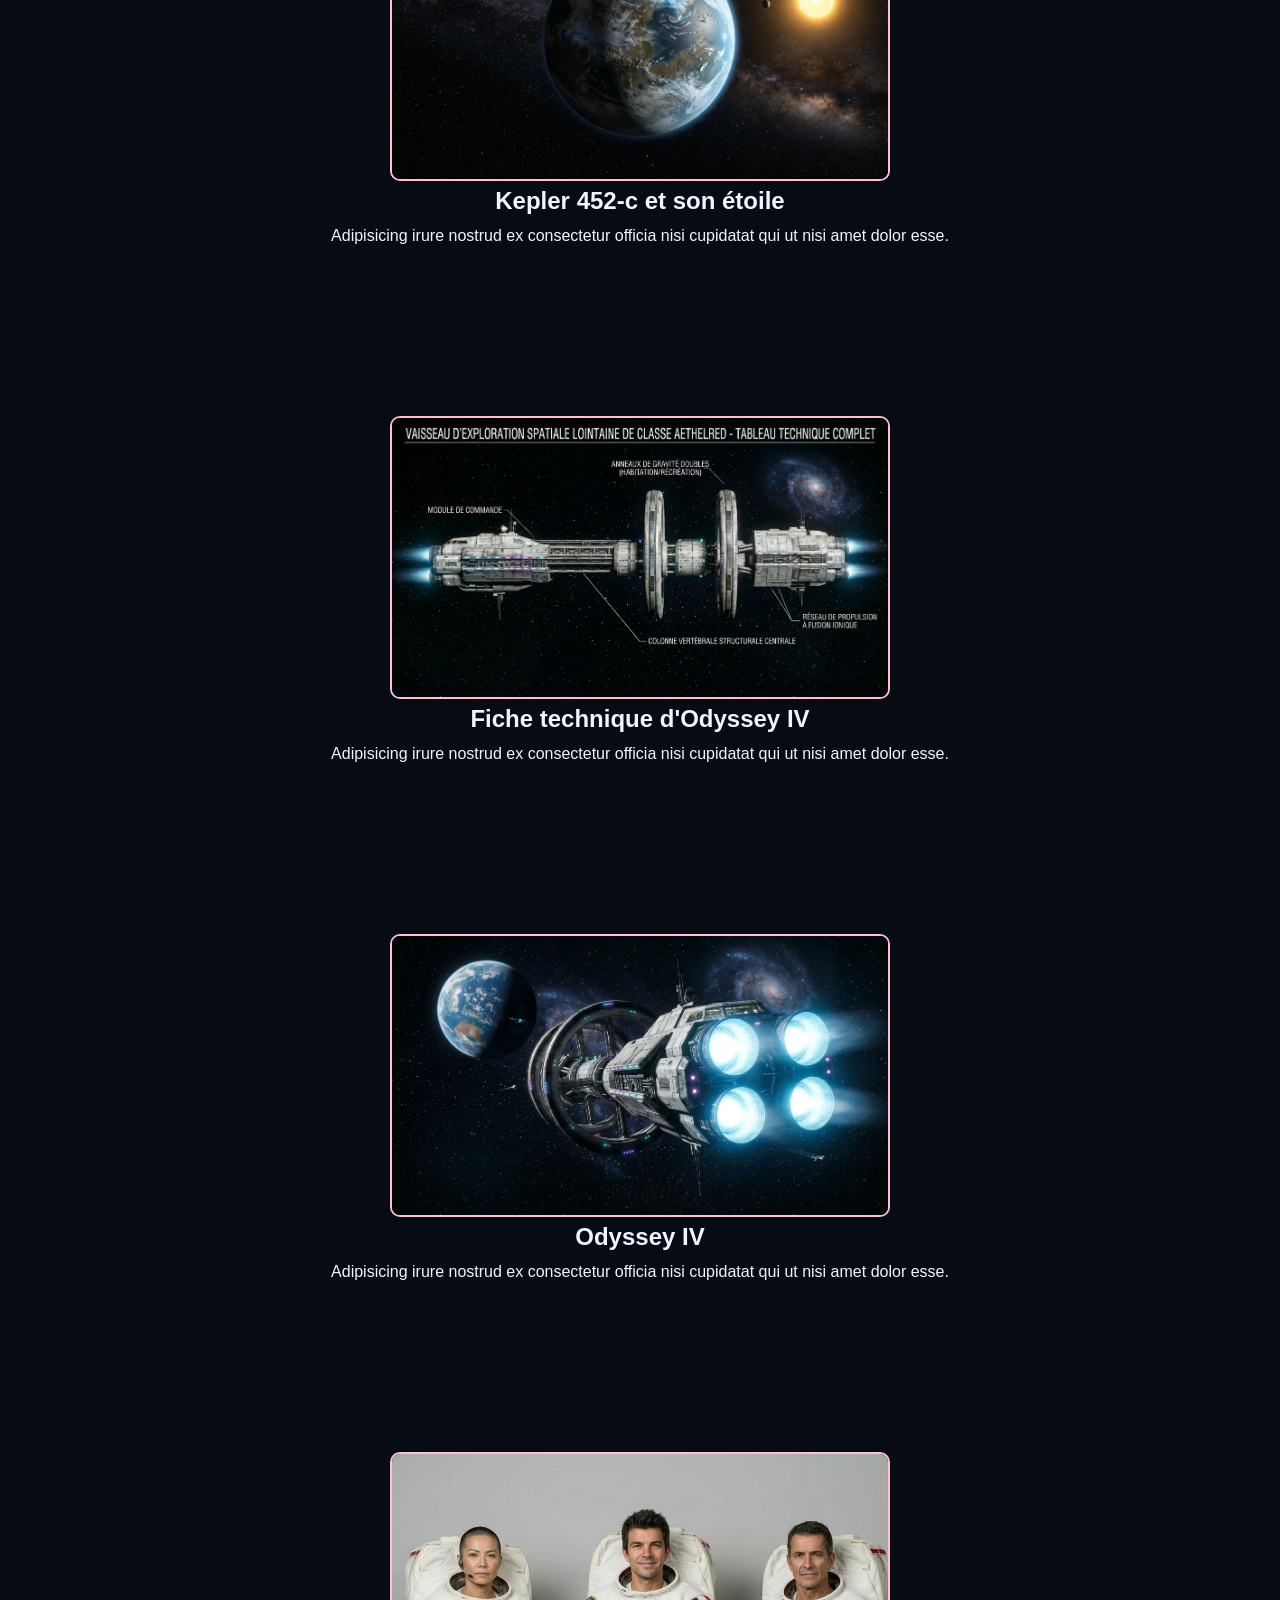
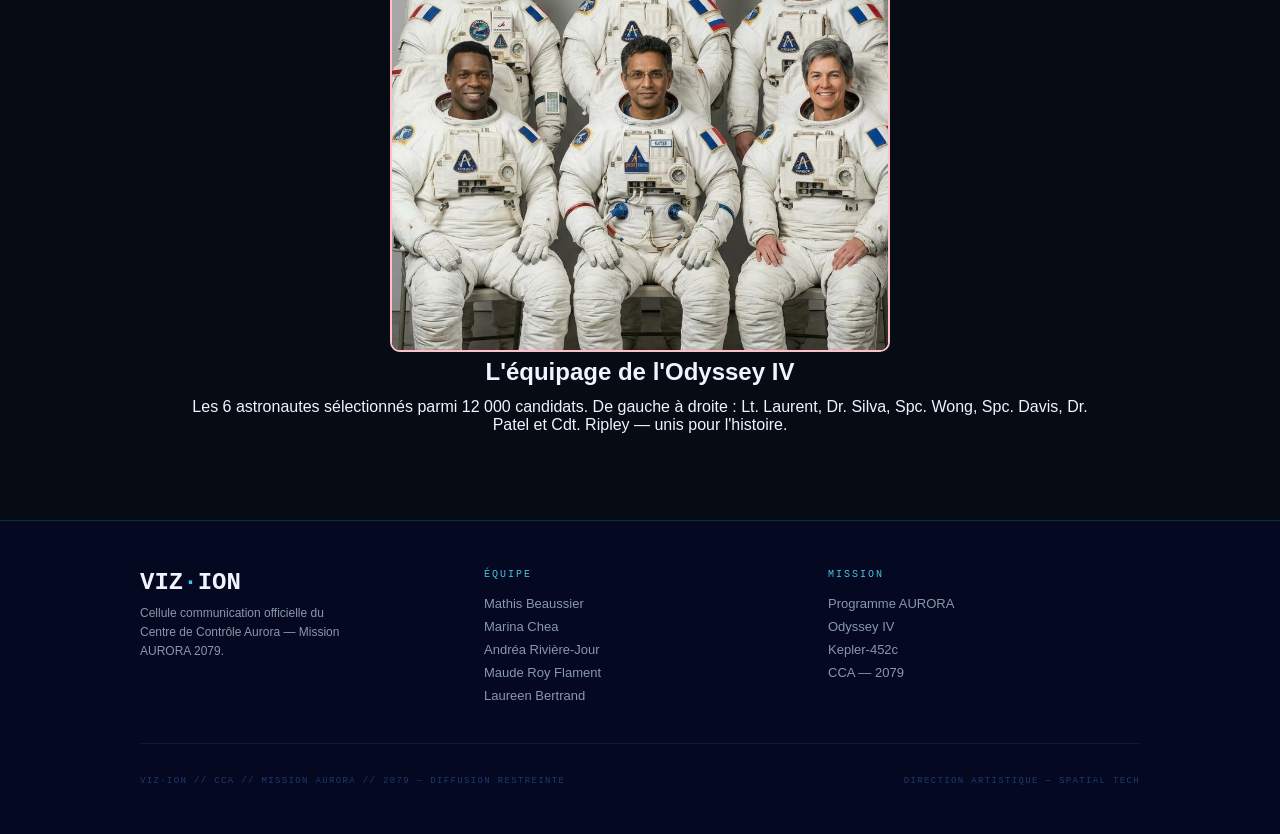
<file: galerie.html>
<!doctype html>
<html lang="fr">
  <head>
    <meta charset="UTF-8" />
    <meta name="viewport" content="width=device-width, initial-scale=1.0" />
    <link rel="stylesheet" href="galerie.css" />
    <link rel="stylesheet" href="index.css" />
    <title>Vizion Aurora</title>
  </head>

  <body>
    <header>
      <div class="bg-starfield"></div>

      <nav id="nav">
        <a href="index.html" class="navbar-brand-logo">VIZ<span>·</span>ION</a>
        <ul class="navbar-menu-links" id="navbar-menu-links">
          <li><a href="#">Journal</a></li>
          <li><a href="#mission">Mission</a></li>
          <li><a href="#apropos">À propos</a></li>
          <li><a href="#transmissions">Transmissions</a></li>
        </ul>
        <div style="display: flex; align-items: center; gap: 1rem">
          <span class="navbar-live-badge">● EN DIRECT</span>
          <div
            class="navbar-hamburger-btn"
            id="hamburger"
            onclick="
              document
                .getElementById('navbar-menu-links')
                .classList.toggle('open')
            "
          >
            <span></span><span></span><span></span>
          </div>
        </div>
      </nav>

      <div class="hero">
        <p class="hero-eyebrow-label">
          // CELLULE COMMUNICATION CCA — MISSION AURORA — 2079
        </p>
        <h1 class="hero-main-title">TRANSMISSIONS VISUELLES</h1>
        <p class="hero-mission-subtitle">
          ODYSSEY IV · ORBITE KEPLER-452c · 2079
        </p>
        <p class="hero-description-text">
          Archives photographiques transmises depuis l'Odyssey IV. Premières
          images de Kepler-452c captées en orbite et relayées au Centre de
          Contrôle Aurora.
        </p>
        
      </div>
    </header>
    <main>
      <section class="containerimg">
        <img src="images/KelperSeul.png" />
        <h1>Kepler 452-c</h1>
        <p>
          Adipisicing irure nostrud ex consectetur officia nisi cupidatat qui ut
          nisi amet dolor esse.
        </p>
      </section>
      <section>
        <img src="images/Kelper avec soleil.png" />
        <h1>Kepler 452-c et son étoile</h1>
        <p>
          Adipisicing irure nostrud ex consectetur officia nisi cupidatat qui ut
          nisi amet dolor esse.
        </p>
      </section>
      <section>
        <img src="images/vaisseau.png" />
        <h1>Fiche technique d'Odyssey IV</h1>
        <p>
          Adipisicing irure nostrud ex consectetur officia nisi cupidatat qui ut
          nisi amet dolor esse.
        </p>
      </section>
      <section>
        <img src="images/vaisseauDeDos.png" />
        <h1>Odyssey IV</h1>
        <p>
          Adipisicing irure nostrud ex consectetur officia nisi cupidatat qui ut
          nisi amet dolor esse.
        </p>
      </section>
      
      <section>
        <img src="images/equipe.png" />
        <h1>L'équipage de l'Odyssey IV</h1>
        <p>
          Les 6 astronautes sélectionnés parmi 12 000 candidats. De gauche à droite : Lt. Laurent, Dr. Silva, Spc. Wong, Spc. Davis, Dr. Patel et Cdt. Ripley — unis pour l'histoire.
        </p>
      </section>
    </main>

    <!-- PIED DE PAGE -->
    <footer>
      <div class="footer-content-grid">
        <div>
          <p class="footer-brand-logo-text">VIZ<span>·</span>ION</p>
          <p class="footer-brand-description">
            Cellule communication officielle du Centre de Contrôle Aurora —
            Mission AURORA 2079.
          </p>
        </div>
        <div class="footer-nav-column">
          <p class="footer-column-heading">ÉQUIPE</p>
          <ul>
            <li>Mathis Beaussier</li>
            <li>Marina Chea</li>
            <li>Andréa Rivière-Jour</li>
            <li>Maude Roy Flament</li>
            <li>Laureen Bertrand</li>
          </ul>
        </div>
        <div class="footer-nav-column">
          <p class="footer-column-heading">MISSION</p>
          <ul>
            <li>Programme AURORA</li>
            <li>Odyssey IV</li>
            <li>Kepler-452c</li>
            <li>CCA — 2079</li>
          </ul>
        </div>
      </div>
      <div class="footer-legal-bar">
        <p>VIZ·ION // CCA // MISSION AURORA // 2079 — DIFFUSION RESTREINTE</p>
        <p>DIRECTION ARTISTIQUE — SPATIAL TECH</p>
      </div>
    </footer>
  </body>
</html>
</file>
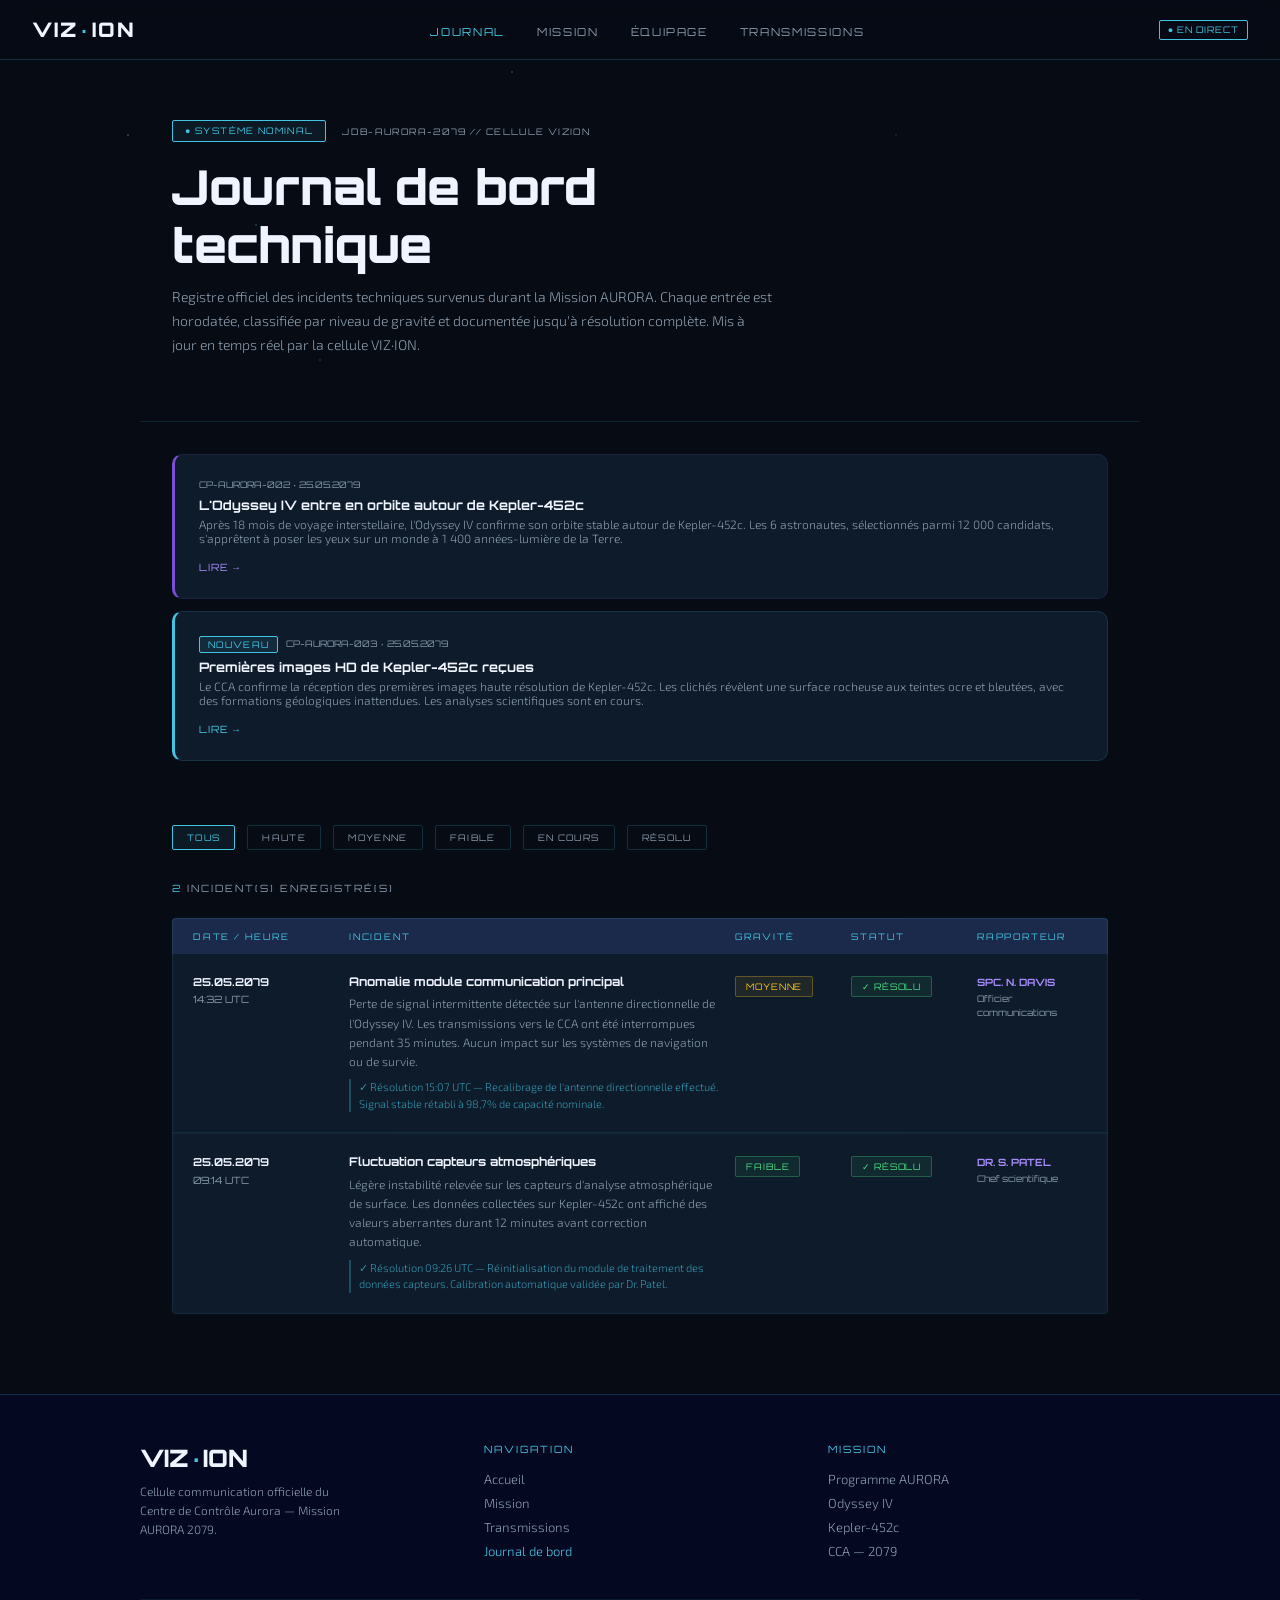
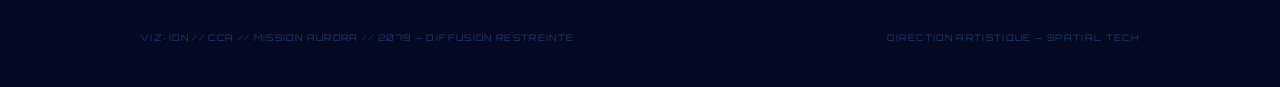
<file: journal.html>
<!doctype html>
<html lang="fr">
  <head>
    <meta charset="UTF-8" />
    <meta name="viewport" content="width=device-width, initial-scale=1.0" />
    <title>VIZ·ION — Journal de bord</title>
    <link
      href="https://fonts.googleapis.com/css2?family=Orbitron:wght@400;700;900&family=Exo+2:wght@300;400;500&display=swap"
      rel="stylesheet"
    />
    <link rel="stylesheet" href="index.css" />
    <link rel="stylesheet" href="journal.css" />
  </head>
  <body>
    <div class="bg-starfield"></div>

    <nav id="nav">
      <a href="index.html" class="navbar-brand-logo">VIZ<span>·</span>ION</a>
      <ul class="navbar-menu-links" id="navbar-menu-links">
        <li><a href="journal.html" style="color: var(--cyan)">Journal</a></li>
        <li><a href="index.html#mission">Mission</a></li>
        <li><a href="index.html#equipage">Équipage</a></li>
        <li><a href="index.html#transmissions">Transmissions</a></li>
        

      </ul>
      <div style="display: flex; align-items: center; gap: 1rem">
        <span class="navbar-live-badge">● EN DIRECT</span>
        <div
          class="navbar-hamburger-btn"
          id="hamburger"
          onclick="document.getElementById('navbar-menu-links').classList.toggle('open')"
        >
          <span></span><span></span><span></span>
        </div>
      </div>
    </nav>

    <div class="journal-hero">
      <div class="journal-hero-meta">
        <span class="journal-status-global">● SYSTÈME NOMINAL</span>
        <span class="journal-ref">JDB-AURORA-2079 // CELLULE VIZION</span>
      </div>
      <h1>Journal de bord<br />technique</h1>
      <p>
        Registre officiel des incidents techniques survenus durant la Mission AURORA.
        Chaque entrée est horodatée, classifiée par niveau de gravité et documentée
        jusqu'à résolution complète. Mis à jour en temps réel par la cellule VIZ·ION.
      </p>
    </div>
    <div class="transmissions-section">
  <div class="transmission-news-card color-purple">
  <div>
    <div class="transmission-card-header">
      <span class="transmission-reference-code">CP-AURORA-002 · 25.05.2079</span>
    </div>
    <p class="transmission-card-title">L'Odyssey IV entre en orbite autour de Kepler-452c</p>
    <p class="transmission-card-description">
      Après 18 mois de voyage interstellaire, l'Odyssey IV confirme son orbite stable 
      autour de Kepler-452c. Les 6 astronautes, sélectionnés parmi 12 000 candidats, 
      s'apprêtent à poser les yeux sur un monde à 1 400 années-lumière de la Terre.
    </p>
  </div>
  <a href="#" class="btn-lire-transmission">LIRE →</a>
</div>
  <div class="transmission-news-card">
  <div>
    <div class="transmission-card-header">
      <span class="badge-nouveaute">NOUVEAU</span>
      <span class="transmission-reference-code">CP-AURORA-003 · 25.05.2079</span>
    </div>
    <p class="transmission-card-title">Premières images HD de Kepler-452c reçues</p>
    <p class="transmission-card-description">
      Le CCA confirme la réception des premières images haute résolution de Kepler-452c. 
      Les clichés révèlent une surface rocheuse aux teintes ocre et bleutées, avec des 
      formations géologiques inattendues. Les analyses scientifiques sont en cours.
    </p>
  </div>
  <a href="#" class="btn-lire-transmission">LIRE →</a>
</div>
</div>
   



    <div class="journal-filters">
      <button class="filter-btn active" onclick="filtrer('tous', this)">TOUS</button>
      <button class="filter-btn" onclick="filtrer('haute', this)">HAUTE</button>
      <button class="filter-btn" onclick="filtrer('moyenne', this)">MOYENNE</button>
      <button class="filter-btn" onclick="filtrer('faible', this)">FAIBLE</button>
      <button class="filter-btn" onclick="filtrer('en-cours', this)">EN COURS</button>
      <button class="filter-btn" onclick="filtrer('resolu', this)">RÉSOLU</button>
    </div>

    <div class="journal-section">
      <p class="journal-count">
        <span id="count">2</span> INCIDENT(S) ENREGISTRÉ(S)
      </p>

      <div class="journal-table-header">
        <span>DATE / HEURE</span>
        <span>INCIDENT</span>
        <span>GRAVITÉ</span>
        <span>STATUT</span>
        <span>RAPPORTEUR</span>
      </div>

      <div class="incident-card" data-gravite="moyenne" data-statut="resolu">
        <div class="incident-datetime">
          <strong>25.05.2079</strong>
          14:32 UTC
        </div>
        <div class="incident-details">
          <p class="incident-title">Anomalie module communication principal</p>
          <p class="incident-desc">
            Perte de signal intermittente détectée sur l'antenne directionnelle
            de l'Odyssey IV. Les transmissions vers le CCA ont été interrompues
            pendant 35 minutes. Aucun impact sur les systèmes de navigation
            ou de survie.
          </p>
          <p class="incident-resolution">
            ✓ Résolution 15:07 UTC — Recalibrage de l'antenne directionnelle
            effectué. Signal stable rétabli à 98,7% de capacité nominale.
          </p>
        </div>
        <div>
          <span class="badge-gravite badge-moyenne">MOYENNE</span>
        </div>
        <div>
          <span class="badge-statut badge-resolu">✓ RÉSOLU</span>
        </div>
        <div class="incident-rapporteur">
          <strong>SPC. N. DAVIS</strong>
          Officier communications
        </div>
      </div>

      <div class="incident-card" data-gravite="faible" data-statut="resolu">
        <div class="incident-datetime">
          <strong>25.05.2079</strong>
          09:14 UTC
        </div>
        <div class="incident-details">
          <p class="incident-title">Fluctuation capteurs atmosphériques</p>
          <p class="incident-desc">
            Légère instabilité relevée sur les capteurs d'analyse atmosphérique
            de surface. Les données collectées sur Kepler-452c ont affiché des
            valeurs aberrantes durant 12 minutes avant correction automatique.
          </p>
          <p class="incident-resolution">
            ✓ Résolution 09:26 UTC — Réinitialisation du module de traitement
            des données capteurs. Calibration automatique validée par Dr. Patel.
          </p>
        </div>
        <div>
          <span class="badge-gravite badge-faible">FAIBLE</span>
        </div>
        <div>
          <span class="badge-statut badge-resolu">✓ RÉSOLU</span>
        </div>
        <div class="incident-rapporteur">
          <strong>DR. S. PATEL</strong>
          Chef scientifique
        </div>
      </div>

    </div>

    <footer>
      <div class="footer-content-grid">
        <div>
          <p class="footer-brand-logo-text">VIZ<span>·</span>ION</p>
          <p class="footer-brand-description">
            Cellule communication officielle du Centre de Contrôle Aurora —
            Mission AURORA 2079.
          </p>
        </div>
        <div class="footer-nav-column">
          <p class="footer-column-heading">NAVIGATION</p>
          <ul>
            <li><a href="index.html" style="color:var(--gray); text-decoration:none;">Accueil</a></li>
            <li><a href="index.html#mission" style="color:var(--gray); text-decoration:none;">Mission</a></li>
            <li><a href="index.html#transmissions" style="color:var(--gray); text-decoration:none;">Transmissions</a></li>
            <li><a href="journal.html" style="color:var(--cyan); text-decoration:none;">Journal de bord</a></li>
          </ul>
        </div>
        <div class="footer-nav-column">
          <p class="footer-column-heading">MISSION</p>
          <ul>
            <li>Programme AURORA</li>
            <li>Odyssey IV</li>
            <li>Kepler-452c</li>
            <li>CCA — 2079</li>
          </ul>
        </div>
      </div>
      <div class="footer-legal-bar">
        <p>VIZ·ION // CCA // MISSION AURORA // 2079 — DIFFUSION RESTREINTE</p>
        <p>DIRECTION ARTISTIQUE — SPATIAL TECH</p>
      </div>
    </footer>

    <script src="journal.js"></script>
  </body>
</html>
</file>
<file: index.css>
:root {
  --bg: #070b14;
  --bg-dark: #040821;
  --bg-card: #0d1b2a;
  --bg-section: #1b2a4a;
  --cyan: #44c4e2;
  --purple: #7b4fd4;
  --purple-l: #a78bfa;
  --white: #f0f4ff;
  --gray: #8899aa;
  --navy: #1f3a6e;
}

* {
  margin: 0;
  padding: 0;
  box-sizing: border-box;
}

html {
  scroll-behavior: smooth;
}

body {
  background: var(--bg);
  color: var(--white);
  font-family: "Exo 2", sans-serif;
  font-weight: 300;
  overflow-x: hidden;
}

/* ─── FOND ÉTOILÉ ─── */
.bg-starfield {
  position: fixed;
  top: 0;
  left: 0;
  width: 100%;
  height: 100%;
  pointer-events: none;
  z-index: 0;
  background:
    radial-gradient(
      1px 1px at 10% 15%,
      rgba(255, 255, 255, 0.6) 0%,
      transparent 100%
    ),
    radial-gradient(
      1px 1px at 25% 40%,
      rgba(255, 255, 255, 0.4) 0%,
      transparent 100%
    ),
    radial-gradient(
      1px 1px at 40% 8%,
      rgba(255, 255, 255, 0.5) 0%,
      transparent 100%
    ),
    radial-gradient(
      1.5px 1.5px at 20% 25%,
      rgba(68, 196, 226, 0.4) 0%,
      transparent 100%
    ),
    radial-gradient(
      1.5px 1.5px at 70% 15%,
      rgba(123, 79, 212, 0.4) 0%,
      transparent 100%
    );
}

/* ─── BARRE DE NAVIGATION ─── */
nav {
  position: fixed;
  top: 0;
  left: 0;
  right: 0;
  z-index: 100;
  padding: 0 2rem;
  background: rgba(7, 11, 20, 0.85);
  border-bottom: 1px solid rgba(68, 196, 226, 0.2);
  backdrop-filter: blur(12px);
  display: flex;
  align-items: center;
  justify-content: space-between;
  height: 60px;
}

.navbar-brand-logo {
  font-family: "Orbitron", monospace;
  font-weight: 900;
  font-size: 20px;
  color: var(--white);
  letter-spacing: 0.1em;
  text-decoration: none;
}
.navbar-brand-logo span {
  color: var(--cyan);
}

.navbar-menu-links {
  display: flex;
  gap: 2rem;
  list-style: none;
}

.navbar-menu-links a{
  font-family: "Orbitron", monospace;
  font-size: 11px;
  letter-spacing: 0.15em;
  color: var(--gray);
  text-decoration: none;
  text-transform: uppercase;
  transition: color 0.2s;
}


.navbar-menu-links a:hover {
  color: var(--cyan);
}

.navbar-live-badge {
  font-family: "Orbitron", monospace;
  font-size: 9px;
  letter-spacing: 0.1em;
  color: var(--cyan);
  border: 1px solid var(--cyan);
  padding: 3px 8px;
  border-radius: 2px;
  animation: pulse 2s infinite;
}

@keyframes pulse {
  0%,
  100% {
    opacity: 1;
  }
  50% {
    opacity: 0.5;
  }
}

.navbar-hamburger-btn {
  display: none;
  flex-direction: column;
  gap: 5px;
  cursor: pointer;
}
.navbar-hamburger-btn span {
  width: 22px;
  height: 1.5px;
  background: var(--cyan);
  display: block;
}

/* ─── ALERTE / INDICATEUR ─── */
.alert-header {
  display: flex;
  align-items: center;
  justify-content: space-between;
  gap: 12px;
  background: rgba(4, 8, 33, 0.95);
  padding: 10px 0;
  border-bottom: 1px solid rgba(68, 196, 226, 0.22);
  backdrop-filter: blur(10px);
}

.alert-header-left {
  display: flex;
  gap: 10px;
  align-items: center;
}

.alert-titles {
  display: grid;
  gap: 4px;
}

.alert-indicator {
  width: 44px;
  height: 44px;
  min-width: 44px;
  border-radius: 50%;
  display: grid;
  position: relative;
  flex-shrink: 0;
  place-items: center;
  border: 1px solid rgba(68, 196, 226, 0.28);
  background: rgba(13, 27, 42, 0.75);
  box-shadow: 0 0 0 0 rgba(68, 196, 226, 0.18);
  animation: alertGlow 3.6s ease-in-out infinite;
}

.alert-indicator::before,
.alert-indicator::after {
  content: "";
  position: absolute;
  inset: -6px;
  border-radius: 50%;
  border: 1px solid rgba(68, 196, 226, 0.12);
  pointer-events: none;
  animation: ringPulse 2.4s ease-out infinite;
}

.alert-indicator::after {
  inset: -12px;
  border-color: rgba(68, 196, 226, 0.06);
  animation-delay: 0.35s;
}

.alert-indicator-dot {
  width: 12px;
  height: 12px;
  background: var(--bg);
  border-radius: 50%;
  box-shadow: 0 0 10px rgba(68, 196, 226, 0.55) inset;
  position: relative;
  z-index: 1;
  animation: alertDotPulse 1.9s ease-in-out infinite;
}

.alert-indicator.alert-bump {
  transform: scale(1.03);
  box-shadow: 0 0 0 6px rgba(68, 196, 226, 0.04);
}

@keyframes alertGlow {
  0%,
  100% {
    box-shadow: 0 0 0 0 rgba(68, 196, 226, 0.12);
    transform: scale(1);
  }
  50% {
    box-shadow: 0 0 0 6px rgba(68, 196, 226, 0.04);
    transform: scale(1.02);
  }
}

@keyframes alertDotPulse {
  0%,
  100% {
    transform: scale(1);
    opacity: 0.88;
  }
  50% {
    transform: scale(1.12);
    opacity: 1;
  }
}

@keyframes ringPulse {
  0% {
    transform: scale(0.92);
    opacity: 0.75;
  }
  100% {
    transform: scale(1.28);
    opacity: 0;
  }
}

.alert-titles .alert-eyebrow {
  font-family: "Orbitron", monospace;
  font-size: 9px;
  letter-spacing: 0.15em;
  color: var(--gray);
  margin: 0;
}

.alert-titles .alert-main-title {
  font-family: "Exo 2", sans-serif;
  font-size: 13px;
  margin: 0;
  color: var(--white);
  line-height: 1.1;
}

.alert-status-line {
  font-size: 11px;
  line-height: 1.5;
  color: var(--gray);
  max-width: 42rem;
}

.alert-header-actions {
  display: flex;
  align-items: center;
  gap: 10px;
  flex-shrink: 0;
}

.alert-status-badge {
  font-family: "Orbitron", monospace;
  font-size: 10px;
  letter-spacing: 0.12em;
  color: var(--gray);
  background: rgba(255,255,255,0.02);
  padding: 6px 10px;
  border-radius: 999px;
  display: inline-flex;
  align-items: center;
  gap: 8px;
}

.alert-status-badge.confidentiel {
  color: var(--purple-l);
  border: 1px solid rgba(167, 139, 250, 0.35);
  background: rgba(123, 79, 212, 0.1);
}

.alert-status-badge.public {
  color: var(--cyan);
  border: 1px solid rgba(68, 196, 226, 0.34);
  background: rgba(68, 196, 226, 0.08);
}

.alert-mode-toggle {
  font-family: "Orbitron", monospace;
  font-size: 9px;
  letter-spacing: 0.12em;
  text-transform: uppercase;
  color: var(--white);
  background: rgba(255, 255, 255, 0.02);
  border: 1px solid rgba(68, 196, 226, 0.18);
  border-radius: 999px;
  padding: 7px 12px;
  cursor: pointer;
  transition:
    border-color 0.2s,
    color 0.2s,
    background 0.2s,
    transform 0.2s;
}

.alert-mode-toggle:hover {
  border-color: rgba(68, 196, 226, 0.45);
  background: rgba(68, 196, 226, 0.08);
  transform: translateY(-1px);
}

.alert-banner[data-alert-mode="public"] {
  background:
    linear-gradient(90deg, rgba(68, 196, 226, 0.04), rgba(123, 79, 212, 0.02)),
    rgba(4, 8, 33, 0.94);
}

.alert-banner[data-alert-mode="public"] .alert-indicator {
  border-color: rgba(68, 196, 226, 0.42);
  box-shadow: 0 0 0 0 rgba(68, 196, 226, 0.2);
}

.alert-banner[data-alert-mode="public"] .alert-indicator-dot {
  background: var(--bg);
  box-shadow: 0 0 10px rgba(68, 196, 226, 0.8) inset;
}

/* Responsive: simplifier l'alerte sur petits écrans */
@media (max-width: 880px) {
  .navbar-menu-links {
    display: none;
  }
  .navbar-hamburger-btn {
    display: flex;
  }
  .alert-titles {
    gap: 2px;
  }
  .alert-indicator {
    width: 36px;
    height: 36px;
    min-width: 36px;
  }
  .alert-status-line {
    display: none;
  }
  .alert-status-badge {
    font-size: 9px;
    padding: 4px 8px;
  }
  .alert-mode-toggle {
    display: none;
  }
}

/* Bannière centrée au milieu de l'écran */
.alert-banner {
  position: fixed;
  top: 60px; /* directly under the nav */
  left: 0;
  right: 0;
  transform: none;
  z-index: 999;
  width: 100%;
  display: flex;
  align-items: center;
  justify-content: center;
  padding: 0;
  border-radius: 0;
  box-shadow: 0 14px 34px rgba(2, 6, 23, 0.55);
  backdrop-filter: blur(8px);
  background:
    linear-gradient(90deg, rgba(68, 196, 226, 0.02), rgba(123, 79, 212, 0.02)),
    rgba(4, 8, 33, 0.92);
  overflow: hidden;
}

.alert-banner::before {
  content: "";
  position: absolute;
  left: 0;
  top: 0;
  right: 0;
  height: 1px;
  background: linear-gradient(90deg, transparent, rgba(68, 196, 226, 0.35), transparent);
  animation: scanLine 3.4s linear infinite;
}

.alert-banner::after {
  content: "";
  position: absolute;
  inset: 0;
  background: radial-gradient(ellipse at 20% 50%, rgba(68, 196, 226, 0.08) 0%, transparent 55%);
  pointer-events: none;
}

.alert-banner .alert-header-left {
  max-width: 1100px;
  width: 100%;
  display: flex;
  gap: 12px;
  align-items: center;
  justify-content: center;
  padding: 10px 20px;
}

@keyframes scanLine {
  0% {
    top: 0;
    opacity: 0;
  }
  8% {
    opacity: 1;
  }
  92% {
    opacity: 1;
  }
  100% {
    top: 100%;
    opacity: 0;
  }
}

/* Remet le padding du héros par défaut */
.hero {
  position: relative;
  z-index: 1;
  min-height: 100vh;
  display: flex;
  flex-direction: column;
  align-items: center;
  justify-content: center;
  text-align: center;
  padding: 160px 2rem 4rem; /* espace pour nav + bannière */
}

@media (max-width: 880px) {
  .alert-banner {
    padding: 0;
  }
  .alert-banner .alert-header-left {
    padding: 8px 12px;
    gap: 8px;
  }
  .alert-titles {
    display: none;
  }
  .hero {
    padding-top: 140px;
  }
}
.hero-buttons-wrapper {
  display: flex;
  gap: 1rem;
  justify-content: center;
  flex-wrap: wrap;
}

/* ─── SECTION HÉRO ─── */
.hero {
  position: relative;
  z-index: 1;
  min-height: 100vh;
  display: flex;
  flex-direction: column;
  align-items: center;
  justify-content: center;
  text-align: center;
  padding: 160px 2rem 4rem;
}

.hero-eyebrow-label {
  font-family: "Orbitron", monospace;
  font-size: 10px;
  letter-spacing: 0.3em;
  color: var(--cyan);
  margin-bottom: 1.5rem;
  opacity: 0;
  animation: fadeUp 0.8s 0.2s forwards;
}

.hero-main-title {
  font-family: "Orbitron", monospace;
  font-weight: 900;
  font-size: clamp(2.5rem, 8vw, 5.5rem);
  line-height: 1.05;
  letter-spacing: 0.05em;
  margin-bottom: 0.5rem;
  opacity: 0;
  animation: fadeUp 0.8s 0.4s forwards;
}

.hero-main-title .text-cyan-accent {
  color: var(--cyan);
}

.hero-mission-subtitle {
  font-family: "Orbitron", monospace;
  font-size: clamp(0.9rem, 2vw, 1.2rem);
  color: var(--gray);
  letter-spacing: 0.2em;
  margin-bottom: 2.5rem;
  opacity: 0;
  animation: fadeUp 0.8s 0.6s forwards;
}

.hero-description-text {
  max-width: 560px;
  font-size: 15px;
  color: var(--gray);
  line-height: 1.8;
  margin-bottom: 3rem;
  opacity: 0;
  animation: fadeUp 0.8s 0.8s forwards;
}

.hero-cta-button {
  display: inline-block;
  font-family: "Orbitron", monospace;
  font-size: 11px;
  letter-spacing: 0.2em;
  color: var(--bg);
  background: var(--cyan);
  padding: 12px 28px;
  text-decoration: none;
  border-radius: 10px;
  opacity: 0;
  animation: fadeUp 0.8s 1s forwards;
  transition:
    background 0.2s,
    color 0.2s;
  margin: 0 0.5rem;
}
.hero-cta-button:hover {
  background: var(--white);
}

@keyframes fadeUp {
  from {
    opacity: 0;
    transform: translateY(20px);
  }
  to {
    opacity: 1;
    transform: translateY(0);
  }
}

/* ─── INDICATEUR DE DÉFILEMENT ─── */
.hero-scroll-indicator {
  position: absolute;
  bottom: 2rem;
  left: 50%;
  transform: translateX(-50%);
  display: flex;
  flex-direction: column;
  align-items: center;
  gap: 6px;
  opacity: 0;
  animation: fadeUp 0.8s 1.2s forwards;
}
.hero-scroll-indicator span {
  font-family: "Orbitron", monospace;
  font-size: 9px;
  letter-spacing: 0.2em;
  color: var(--gray);
}
.hero-scroll-indicator div {
  width: 1px;
  height: 40px;
  background: linear-gradient(to bottom, var(--cyan), transparent);
  animation: scanPulse 1.5s infinite;
}
@keyframes scanPulse {
  0%,
  100% {
    opacity: 0.3;
  }
  50% {
    opacity: 1;
  }
}

/* ─── BANDEAU DES STATISTIQUES ─── */
.stats-ribbon-bar {
  position: relative;
  z-index: 1;
  border-top: 1px solid rgba(68, 196, 226, 0.2);
  border-bottom: 1px solid rgba(68, 196, 226, 0.2);
  background: var(--bg-card);
  padding: 2rem;
  display: grid;
  grid-template-columns: repeat(auto-fit, minmax(140px, 1fr));
  gap: 1px;
}

.stats-ribbon-cell {
  padding: 1.5rem 2rem;
  text-align: center;
  border-right: 1px solid rgba(68, 196, 226, 0.1);
}
.stats-ribbon-cell:last-child {
  border-right: none;
}

.stats-big-number {
  font-family: "Orbitron", monospace;
  font-weight: 700;
  font-size: clamp(1.8rem, 4vw, 2.5rem);
  color: var(--white);
  display: block;
  line-height: 1;
  margin-bottom: 6px;
}
.stats-big-number.color-cyan {
  color: var(--cyan);
}
.stats-big-number.color-purple {
  color: var(--purple-l);
}

.stats-caption-text {
  font-family: "Orbitron", monospace;
  font-size: 9px;
  letter-spacing: 0.15em;
  color: var(--gray);
  text-transform: uppercase;
}

/* ─── SECTIONS GÉNÉRIQUES ─── */
section {
  position: relative;
  z-index: 1;
  padding: 5rem 2rem;
  max-width: 1000px;
  margin: 0 auto;
}

.section-eyebrow-label {
  font-family: "Orbitron", monospace;
  font-size: 10px;
  letter-spacing: 0.25em;
  color: var(--cyan);
  margin-bottom: 0.75rem;
  display: flex;
  align-items: center;
  gap: 0.75rem;
}
.section-eyebrow-label::after {
  content: "";
  flex: 1;
  height: 1px;
  background: rgba(68, 196, 226, 0.2);
  max-width: 80px;
}

.section-main-heading {
  font-family: "Orbitron", monospace;
  font-weight: 700;
  font-size: clamp(1.5rem, 3vw, 2.2rem);
  color: var(--white);
  margin-bottom: 2.5rem;
  line-height: 1.2;
}

/* ─── GRILLE CHRONOLOGIQUE MISSION ─── */
.mission-timeline-grid {
  display: grid;
  grid-template-columns: repeat(auto-fit, minmax(260px, 1fr));
  gap: 1px;
  background: rgba(68, 196, 226, 0.1);
  border: 1px solid rgba(68, 196, 226, 0.15);
  border-radius: 10px;
  overflow: hidden;
}

.mission-timeline-card {
  background: var(--bg-card);
  padding: 2rem;
  border-top: 3px solid transparent;
  transition: border-color 0.3s;
}
.mission-timeline-card:hover {
  border-top-color: var(--cyan);
}
.mission-timeline-card.color-purple:hover {
  border-top-color: var(--purple);
}

.mission-card-period {
  font-family: "Orbitron", monospace;
  font-size: 10px;
  letter-spacing: 0.2em;
  color: var(--cyan);
  margin-bottom: 0.75rem;
}
.mission-timeline-card.color-purple .mission-card-period {
  color: var(--purple-l);
}

.mission-timeline-card h3 {
  font-family: "Orbitron", monospace;
  font-size: 14px;
  font-weight: 700;
  color: var(--white);
  margin-bottom: 0.75rem;
  letter-spacing: 0.05em;
}

.mission-timeline-card p {
  font-size: 13px;
  color: var(--gray);
  line-height: 1.7;
}

/* ─── BLOC CITATION DIRECTEUR ─── */
.director-quote-block {
  background: var(--bg-dark);
  border: 1px solid rgba(123, 79, 212, 0.3);
  border-left: 3px solid var(--purple);
  padding: 2rem 2rem 2rem 2.5rem;
  border-radius: 16px;
  margin: 4rem 0;
}

.director-quote-body {
  font-size: 16px;
  font-style: italic;
  color: var(--white);
  line-height: 1.8;
  margin-bottom: 1rem;
}

.director-quote-attribution {
  font-family: "Orbitron", monospace;
  font-size: 10px;
  letter-spacing: 0.15em;
  color: var(--purple-l);
}

/* ─── SECTION À PROPOS ─── */
.about-intro-lead {
  font-size: 16px;
  color: var(--gray);
  line-height: 1.85;
  margin-bottom: 3rem;
  max-width: 700px;
  border-left: 2px solid var(--cyan);
  padding-left: 1.5rem;
}

.team-members-grid {
  display: grid;
  grid-template-columns: repeat(3, 1fr);
  gap: 12px;
}

.team-member-card {
  background: var(--bg-card);
  border: 1px solid rgba(68, 196, 226, 0.1);
  border-radius: 10px;
  padding: 1.25rem;
  text-align: center;
  transition:
    border-color 0.3s,
    transform 0.3s;
}
.team-member-card:hover {
  border-color: rgba(68, 196, 226, 0.4);
  transform: translateY(-4px);
}

.team-member-initials-badge {
  width: 48px;
  height: 48px;
  border-radius: 50%;
  background: var(--bg-section);
  border: 1px solid var(--cyan);
  display: flex;
  align-items: center;
  justify-content: center;
  margin: 0 auto 0.75rem;
  font-family: "Orbitron", monospace;
  font-size: 14px;
  font-weight: 700;
  color: var(--cyan);
}

.team-member-fullname {
  font-family: "Orbitron", monospace;
  font-size: 11px;
  font-weight: 700;
  color: var(--white);
  letter-spacing: 0.05em;
  margin-bottom: 4px;
}

.team-member-job-title {
  font-size: 11px;
  color: var(--purple-l);
  letter-spacing: 0.05em;
}

/* ─── LISTE DES TRANSMISSIONS ─── */
.transmissions-feed-list {
  display: flex;
  flex-direction: column;
  gap: 12px;
}

.transmission-news-card {
  background: var(--bg-card);
  border: 1px solid rgba(68, 196, 226, 0.15);
  border-left: 3px solid var(--cyan);
  border-radius: 10px;
  padding: 1.5rem;
  display: flex;
  justify-content: space-between;
  align-items: center;
  flex-wrap: wrap;
  gap: 1rem;
}

.transmission-news-card.color-purple {
  border-color: rgba(123, 79, 212, 0.15);
  border-left-color: var(--purple);
}

.transmission-card-header {
  display: flex;
  align-items: center;
  gap: 8px;
  margin-bottom: 6px;
}

.badge-nouveaute {
  font-family: "Orbitron", monospace;
  font-size: 9px;
  letter-spacing: 0.15em;
  color: var(--cyan);
  background: rgba(68, 196, 226, 0.1);
  border: 1px solid var(--cyan);
  padding: 2px 8px;
  border-radius: 2px;
}

.transmission-reference-code {
  font-family: "Orbitron", monospace;
  font-size: 9px;
  color: var(--gray);
}

.transmission-card-title {
  font-family: "Orbitron", monospace;
  font-size: 13px;
  color: var(--white);
  font-weight: 700;
}

.transmission-card-description {
  font-size: 12px;
  color: var(--gray);
  margin-top: 4px;
}

.btn-lire-transmission {
  font-family: "Orbitron", monospace;
  font-size: 10px;
  letter-spacing: 0.1em;
  color: var(--cyan);
  text-decoration: none;
  white-space: nowrap;
}
.transmission-news-card.color-purple .btn-lire-transmission {
  color: var(--purple-l);
}

/* ─── PIED DE PAGE ─── */
footer {
  position: relative;
  z-index: 1;
  background: var(--bg-dark);
  border-top: 1px solid rgba(68, 196, 226, 0.2);
  padding: 3rem 2rem;
}

.footer-content-grid {
  max-width: 1000px;
  margin: 0 auto 2rem;
  display: grid;
  grid-template-columns: repeat(auto-fit, minmax(200px, 1fr));
  gap: 2rem;
}

.footer-brand-logo-text {
  font-family: "Orbitron", monospace;
  font-weight: 900;
  font-size: 24px;
  color: var(--white);
  margin-bottom: 0.5rem;
}
.footer-brand-logo-text span {
  color: var(--cyan);
}

.footer-brand-description {
  font-size: 12px;
  color: var(--gray);
  line-height: 1.6;
  max-width: 200px;
}

.footer-column-heading {
  font-family: "Orbitron", monospace;
  font-size: 10px;
  letter-spacing: 0.2em;
  color: var(--cyan);
  margin-bottom: 1rem;
}

.footer-nav-column ul {
  list-style: none;
}
.footer-nav-column ul li {
  font-size: 13px;
  color: var(--gray);
  margin-bottom: 0.5rem;
}

.footer-legal-bar {
  max-width: 1000px;
  margin: 0 auto;
  padding-top: 2rem;
  border-top: 1px solid rgba(68, 196, 226, 0.1);
  display: flex;
  justify-content: space-between;
  align-items: center;
  flex-wrap: wrap;
  gap: 1rem;
}

.footer-legal-bar p {
  font-family: "Orbitron", monospace;
  font-size: 9px;
  letter-spacing: 0.15em;
  color: var(--navy);
}

/* ─── SÉPARATEUR DE SECTION ─── */
.section-horizontal-divider {
  height: 1px;
  background: rgba(68, 196, 226, 0.15);
  max-width: 1000px;
  margin: 0 auto;
}

/* ─── ESPACE MISES À JOUR ─── */
.updates-placeholder {
  min-height: 180px;
  padding: 2rem;
  border: 1px dashed rgba(68, 196, 226, 0.25);
  border-radius: 16px;
  background: linear-gradient(180deg, rgba(13, 27, 42, 0.9), rgba(7, 11, 20, 0.95));
  display: grid;
  grid-template-columns: minmax(0, 1.2fr) minmax(0, 1fr);
  gap: 1rem;
  align-items: stretch;
}

.updates-placeholder-copy {
  display: grid;
  gap: 0.75rem;
  align-content: center;
}

.updates-placeholder-kicker {
  font-family: "Orbitron", monospace;
  font-size: 9px;
  letter-spacing: 0.2em;
  color: var(--cyan);
}

.updates-placeholder-text {
  max-width: 640px;
  font-size: 15px;
  line-height: 1.8;
  color: var(--gray);
}

.updates-future-grid {
  display: grid;
  grid-template-columns: repeat(2, minmax(0, 1fr));
  gap: 0.75rem;
}

.updates-future-slot {
  padding: 1rem;
  border-radius: 14px;
  border: 1px solid rgba(68, 196, 226, 0.14);
  background: rgba(13, 27, 42, 0.7);
  display: grid;
  gap: 0.35rem;
  align-content: start;
}

.updates-future-slot span {
  font-family: "Orbitron", monospace;
  font-size: 9px;
  letter-spacing: 0.15em;
  color: var(--gray);
}

.updates-future-slot strong {
  font-family: "Orbitron", monospace;
  font-size: 11px;
  letter-spacing: 0.08em;
  color: var(--white);
}

/* ─── RESPONSIVE ─── */
@media (max-width: 640px) {
  .navbar-menu-links {
    display: none;
  }
  .navbar-menu-links.open {
    display: flex;
    flex-direction: column;
    position: absolute;
    top: 60px;
    left: 0;
    right: 0;
    background: rgba(7, 11, 20, 0.98);
    padding: 1rem 2rem 2rem;
    border-bottom: 1px solid rgba(68, 196, 226, 0.2);
  }
  .navbar-hamburger-btn {
    display: flex;
  }
  .navbar-live-badge {
    display: none;
  }
  .stats-ribbon-cell {
    border-right: none;
    border-bottom: 1px solid rgba(68, 196, 226, 0.1);
  }
  .stats-ribbon-cell:last-child {
    border-bottom: none;
  }
  section {
    padding: 3rem 1.25rem;
  }

  .alert-header {
    padding: 10px 0;
  }

  .alert-banner .alert-header-left {
    padding: 8px 12px;
    gap: 8px;
    justify-content: flex-start;
  }

  .alert-header-actions {
    padding-right: 12px;
  }

  .alert-titles .alert-eyebrow {
    font-size: 8px;
  }

  .updates-placeholder {
    grid-template-columns: 1fr;
  }

  .updates-future-grid {
    grid-template-columns: 1fr;
  }

  
  .director-quote-block {
    padding: 1.5rem 1.5rem 1.5rem 1.25rem;
  }
}
</file>
<file: glitch.css>
.scanlines {
  position:fixed;inset:0;z-index:150;pointer-events:none;
  background:repeating-linear-gradient(0deg,transparent,transparent 1px,rgba(0,0,0,0.25) 1px,rgba(0,0,0,0.25) 3px);
  animation:scanMove 4s linear infinite;
}
@keyframes scanMove{0%{background-position:0 0}100%{background-position:0 60px}}

.rolling-scan {
  position:fixed;left:0;right:0;height:80px;z-index:149;pointer-events:none;
  background:linear-gradient(180deg,transparent,rgba(68,196,226,0.04),rgba(68,196,226,0.08),rgba(68,196,226,0.04),transparent);
  animation:rollingScan 3s linear infinite;
}
@keyframes rollingScan{0%{top:-80px}100%{top:110%}}

.noise {
  position:fixed;inset:-50%;width:200%;height:200%;z-index:148;pointer-events:none;opacity:0.06;
  background-image:url("data:image/svg+xml,%3Csvg viewBox='0 0 200 200' xmlns='http://www.w3.org/2000/svg'%3E%3Cfilter id='n'%3E%3CfeTurbulence type='fractalNoise' baseFrequency='0.85' numOctaves='4'/%3E%3C/filter%3E%3Crect width='100%25' height='100%25' filter='url(%23n)'/%3E%3C/svg%3E");
  animation:noiseShift 0.1s steps(3) infinite;
}
@keyframes noiseShift{0%{transform:translate(0,0) scale(1.05)}33%{transform:translate(-4px,3px) scale(1.03)}66%{transform:translate(4px,-3px) scale(1.06)}100%{transform:translate(-2px,2px) scale(1.04)}}

.vignette {
  position:fixed;inset:0;z-index:147;pointer-events:none;
  background:radial-gradient(ellipse at center,transparent 30%,rgba(4,8,33,0.85) 100%);
}

.flash{position:fixed;inset:0;z-index:200;pointer-events:none;background:#7B4FD4;opacity:0;animation:flashAnim 4s infinite;}
.flash2{position:fixed;inset:0;z-index:199;pointer-events:none;background:#44C4E2;opacity:0;animation:flashAnim 4s 2s infinite;}
@keyframes flashAnim{0%,95%,100%{opacity:0}96%{opacity:0.08}96.5%{opacity:0}97%{opacity:0.15}97.5%{opacity:0}98%{opacity:0.05}}

.c{position:fixed;z-index:151;pointer-events:none;opacity:0;}
@keyframes ca{0%,100%{opacity:0;transform:scaleX(1)}50%{opacity:1}55%{opacity:0.3;transform:scaleX(1.5)}60%{opacity:0}}
@keyframes cb{0%,100%{opacity:0}30%{opacity:0.8;transform:translateX(-5px)}35%{opacity:0.2;transform:translateX(5px)}40%{opacity:0}}
@keyframes cc{0%,100%{opacity:0;height:2px}60%{opacity:0.9;height:6px}65%{opacity:0.4;height:1px}70%{opacity:0}}
.c1{width:120px;height:2px;top:15%;left:5%;background:#44C4E2;animation:ca 1.8s 0s infinite;}
.c2{width:60px;height:3px;top:28%;left:80%;background:#7B4FD4;animation:cb 2.1s 0.3s infinite;}
.c3{width:200px;height:2px;top:42%;left:20%;background:#44C4E2;animation:ca 1.5s 0.7s infinite;}
.c4{width:40px;height:4px;top:58%;left:60%;background:#A78BFA;animation:cc 2.4s 1.1s infinite;}
.c5{width:90px;height:2px;top:70%;left:10%;background:#7B4FD4;animation:cb 1.7s 1.5s infinite;}
.c6{width:150px;height:3px;top:82%;left:50%;background:#44C4E2;animation:ca 2.0s 0.5s infinite;}
.c7{width:30px;height:2px;top:10%;left:55%;background:#A78BFA;animation:cc 1.3s 0.9s infinite;}
.c8{width:80px;height:2px;top:35%;left:35%;background:#44C4E2;animation:cb 2.6s 1.8s infinite;}
.c9{width:110px;height:3px;top:90%;left:25%;background:#7B4FD4;animation:ca 1.6s 2.2s infinite;}
.c10{width:50px;height:2px;top:62%;left:88%;background:#44C4E2;animation:cc 1.9s 0.2s infinite;}

.tear{position:fixed;left:0;right:0;height:2px;z-index:152;pointer-events:none;opacity:0;}
@keyframes tearAnim{0%,100%{opacity:0;transform:translateX(-100%) skewY(0deg)}50%{opacity:1;transform:translateX(0) skewY(-0.5deg)}55%{opacity:0.3;transform:translateX(5%) skewY(0.3deg)}60%{opacity:0.8;transform:translateX(-2%) skewY(0deg)}65%{opacity:0;transform:translateX(100%)}}
.t1{top:18%;background:linear-gradient(90deg,transparent,#44C4E2,#7B4FD4,transparent);animation:tearAnim 2.5s 0s infinite;}
.t2{top:37%;background:linear-gradient(90deg,transparent,#7B4FD4,#A78BFA,transparent);animation:tearAnim 3.1s 0.6s infinite;}
.t3{top:54%;background:linear-gradient(90deg,transparent,#44C4E2,transparent);animation:tearAnim 2.0s 1.3s infinite;}
.t4{top:71%;background:linear-gradient(90deg,transparent,#A78BFA,#44C4E2,transparent);animation:tearAnim 2.8s 0.4s infinite;}
.t5{top:88%;background:linear-gradient(90deg,transparent,#7B4FD4,transparent);animation:tearAnim 1.8s 1.9s infinite;}

body { animation:pageShake 2s ease-in-out infinite; }
@keyframes pageShake{0%,100%{transform:translate(0,0) skewX(0deg);filter:brightness(1) contrast(1)}10%{transform:translate(-4px,2px) skewX(-0.8deg);filter:brightness(1.15) contrast(1.05)}20%{transform:translate(5px,-3px) skewX(0.8deg);filter:brightness(0.88) contrast(1.1)}30%{transform:translate(-3px,4px) skewX(-0.5deg);filter:brightness(1.1)}40%{transform:translate(4px,-2px) skewX(0.6deg);filter:brightness(0.92) contrast(1.08)}50%{transform:translate(-6px,3px) skewX(-1deg);filter:brightness(1.2) contrast(1.05)}60%{transform:translate(6px,-4px) skewX(1deg);filter:brightness(0.85) contrast(1.12)}70%{transform:translate(-2px,5px) skewX(-0.4deg);filter:brightness(1.05)}80%{transform:translate(3px,-2px) skewX(0.5deg);filter:brightness(0.95) contrast(1.06)}90%{transform:translate(-5px,1px) skewX(-0.7deg);filter:brightness(1.1) contrast(1.03)}}
</file>
<file: Decouverte.css>
/* ─── NOVA OVERLAY ─── */
.nova-overlay {
  position: fixed; inset: 0; z-index: 0; pointer-events: none;
  background: radial-gradient(ellipse at 60% 20%, rgba(123,79,212,0.08) 0%, transparent 60%),
              radial-gradient(ellipse at 20% 80%, rgba(68,196,226,0.05) 0%, transparent 50%);
}

/* ─── HERO ─── */
.nova-hero {
  position: relative; z-index: 1;
  max-width: 1200px;
  margin: 0 auto;
  padding: 100px 2rem 3rem;
  display: grid;
  grid-template-columns: 1fr 280px;
  gap: 3rem;
  align-items: center;
  border-bottom: 1px solid rgba(167,139,250,0.15);
}

.nova-hero-inner { display: flex; flex-direction: column; gap: 1.5rem; }

.nova-protocol-badge {
  display: inline-flex; align-items: center; gap: 8px;
  font-family: "Orbitron", monospace;
  font-size: 9px; letter-spacing: 0.2em;
  color: #a78bfa;
  background: rgba(123,79,212,0.08);
  border: 1px solid rgba(167,139,250,0.3);
  padding: 6px 14px; border-radius: 2px;
  width: fit-content;
}

.nova-protocol-dot {
  width: 6px; height: 6px; border-radius: 50%;
  background: #a78bfa;
  animation: pulse 1.5s infinite;
}

.nova-main-title {
  font-family: "Orbitron", monospace;
  font-weight: 900;
  font-size: clamp(2.5rem, 6vw, 4.5rem);
  color: var(--white);
  line-height: 1.05;
  letter-spacing: 0.03em;
}
.nova-main-title span { color: #a78bfa; }

.nova-subtitle {
  font-family: "Orbitron", monospace;
  font-size: 10px; letter-spacing: 0.2em;
  color: var(--gray);
}

.nova-intro {
  font-size: 15px; color: var(--gray);
  line-height: 1.8; max-width: 580px;
}
.nova-intro strong { color: var(--white); font-weight: 500; }

.nova-cycle-counter {
  display: flex; align-items: center; gap: 1.5rem;
  padding: 0.75rem 1.25rem;
  background: rgba(123,79,212,0.06);
  border: 1px solid rgba(167,139,250,0.15);
  border-radius: 3px;
  width: fit-content;
}

.nova-cycle-label {
  font-family: "Orbitron", monospace;
  font-size: 8px; letter-spacing: 0.2em; color: var(--gray);
}

.nova-cycle-value {
  font-family: "Orbitron", monospace;
  font-size: 18px; font-weight: 700; color: var(--cyan);
}

/* ─── VISUAL ─── */
.nova-visual { display: flex; flex-direction: column; align-items: center; gap: 1rem; }

.nova-crystal-svg { width: 100%; max-width: 280px; }

.nova-visual-caption {
  font-family: "Orbitron", monospace;
  font-size: 8px; letter-spacing: 0.15em;
  color: rgba(167,139,250,0.4);
  text-align: center;
}

/* ─── CONTENT ─── */
.nova-content {
  position: relative; z-index: 1;
  max-width: 1200px;
  margin: 0 auto;
  padding: 0 2rem 4rem;
}

.nova-section { padding: 4rem 0; border-bottom: 1px solid rgba(167,139,250,0.08); }
.nova-section:last-child { border-bottom: none; }

.nova-timeline {
  display: flex; flex-direction: column; gap: 0;
  position: relative;
  padding-left: 2rem;
}

.nova-timeline::before {
  content: '';
  position: absolute; left: 7px; top: 0; bottom: 0; width: 1px;
  background: linear-gradient(to bottom, var(--cyan), #7b4fd4, transparent);
}

.nova-tl-item {
  display: grid;
  grid-template-columns: 80px 1fr;
  gap: 1.5rem;
  padding: 1.5rem 0;
  position: relative;
}

.nova-tl-dot {
  position: absolute;
  left: -1.75rem; top: 1.75rem;
  width: 10px; height: 10px; border-radius: 50%;
  border: 2px solid;
}
.nova-tl-dot.cyan  { background: var(--bg); border-color: var(--cyan); }
.nova-tl-dot.purple { background: var(--bg); border-color: #a78bfa; }
.nova-tl-dot.blink { animation: pulse 1.5s infinite; background: #a78bfa; }

.nova-tl-highlight {
  background: rgba(123,79,212,0.04);
  border-radius: 4px;
  padding-left: 1rem;
  margin-left: -1rem;
  border: 1px solid rgba(167,139,250,0.1);
}

.nova-tl-time {
  font-family: "Orbitron", monospace;
  font-size: 10px; color: var(--cyan);
  letter-spacing: 0.1em;
  padding-top: 3px;
  white-space: nowrap;
}

.nova-tl-title {
  font-family: "Orbitron", monospace;
  font-size: 13px; font-weight: 700; color: var(--white);
  margin-bottom: 6px; letter-spacing: 0.03em;
}

.nova-tl-desc {
  font-size: 13px; color: var(--gray); line-height: 1.7;
}
.nova-tl-desc strong { color: var(--white); font-weight: 500; }

.nova-data-grid {
  display: grid;
  grid-template-columns: repeat(auto-fit, minmax(220px, 1fr));
  gap: 1px;
  background: rgba(167,139,250,0.08);
  border: 1px solid rgba(167,139,250,0.15);
  border-radius: 4px;
  overflow: hidden;
  margin-bottom: 2.5rem;
}

.nova-data-card {
  background: var(--bg-card);
  padding: 1.75rem;
  display: flex; flex-direction: column; gap: 8px;
  border-top: 3px solid transparent;
  transition: border-color 0.3s;
}
.nova-data-card:hover { border-top-color: #a78bfa; }

.nova-data-num {
  font-family: "Orbitron", monospace;
  font-size: 2rem; font-weight: 900;
  line-height: 1;
}
.nova-data-num.cyan   { color: var(--cyan); }
.nova-data-num.purple { color: #a78bfa; }

.nova-data-label {
  font-family: "Orbitron", monospace;
  font-size: 9px; letter-spacing: 0.15em;
  color: var(--gray); text-transform: uppercase;
}

.nova-data-desc {
  font-size: 13px; color: var(--gray); line-height: 1.6;
  margin-top: 4px;
}

.nova-visuals-grid {
  display: grid;
  grid-template-columns: repeat(auto-fill, minmax(240px, 1fr));
  gap: 12px;
}

.nova-visual-slot { display: flex; flex-direction: column; gap: 8px; }

.nova-visual-placeholder {
  aspect-ratio: 16/9;
  background: rgba(123,79,212,0.04);
  border: 1px dashed rgba(167,139,250,0.2);
  border-radius: 4px;
  display: flex; flex-direction: column;
  align-items: center; justify-content: center;
  gap: 6px;
  transition: border-color 0.3s, background 0.3s;
}
.nova-visual-placeholder:hover {
  border-color: rgba(167,139,250,0.4);
  background: rgba(123,79,212,0.08);
}

.nova-ph-icon {
  font-size: 24px; color: rgba(167,139,250,0.3);
  animation: pulse 3s infinite;
}

.nova-ph-label {
  font-family: "Orbitron", monospace;
  font-size: 9px; letter-spacing: 0.2em; color: rgba(167,139,250,0.5);
}

.nova-ph-sub {
  font-size: 11px; color: var(--gray); text-align: center; padding: 0 1rem;
}

.nova-visual-slot-cap {
  font-family: "Orbitron", monospace;
  font-size: 8px; letter-spacing: 0.1em;
  color: rgba(167,139,250,0.3);
}

.nova-faq { display: flex; flex-direction: column; gap: 0; }

.nova-faq-item {
  border-bottom: 1px solid rgba(167,139,250,0.1);
  cursor: pointer;
  transition: background 0.2s;
}
.nova-faq-item:first-child { border-top: 1px solid rgba(167,139,250,0.1); }
.nova-faq-item:hover { background: rgba(123,79,212,0.03); }

.nova-faq-q {
  display: flex; justify-content: space-between; align-items: center;
  padding: 1.25rem 0.5rem;
  gap: 1rem;
}

.nova-faq-q span:first-child {
  font-family: "Orbitron", monospace;
  font-size: 13px; font-weight: 500; color: var(--white);
  letter-spacing: 0.02em; line-height: 1.4;
}

.nova-faq-arrow {
  font-size: 20px; color: #a78bfa;
  transition: transform 0.3s;
  flex-shrink: 0;
}
.nova-faq-item.open .nova-faq-arrow { transform: rotate(90deg); }

.nova-faq-a {
  max-height: 0; overflow: hidden;
  transition: max-height 0.4s ease, padding 0.3s;
}
.nova-faq-item.open .nova-faq-a { max-height: 300px; }

.nova-faq-a p {
  font-size: 14px; color: var(--gray); line-height: 1.8;
  padding: 0 0.5rem 1.25rem;
}

.nova-updates { display: flex; flex-direction: column; gap: 12px; }

.nova-update-card {
  background: var(--bg-card);
  border: 1px solid rgba(167,139,250,0.1);
  border-left: 3px solid #a78bfa;
  border-radius: 4px;
  padding: 1.25rem 1.5rem;
}
.nova-update-card.pending {
  opacity: 0.5;
  border-left-color: rgba(167,139,250,0.3);
}

.nova-update-header {
  display: flex; align-items: center; gap: 1rem;
  margin-bottom: 6px;
}

.nova-update-time {
  font-family: "Orbitron", monospace;
  font-size: 9px; letter-spacing: 0.15em; color: var(--gray);
}

.nova-update-badge {
  font-family: "Orbitron", monospace;
  font-size: 8px; letter-spacing: 0.15em;
  color: #a78bfa;
  background: rgba(123,79,212,0.1);
  border: 1px solid rgba(167,139,250,0.3);
  padding: 2px 8px; border-radius: 2px;
}
.nova-update-badge.pending { color: var(--gray); background: transparent; border-color: rgba(136,153,170,0.2); }

.nova-update-title {
  font-family: "Orbitron", monospace;
  font-size: 13px; font-weight: 700; color: var(--white);
  margin-bottom: 4px; letter-spacing: 0.02em;
}

.nova-update-desc {
  font-size: 12px; color: var(--gray); line-height: 1.6;
}

@media (max-width: 768px) {
  .nova-hero { grid-template-columns: 1fr; padding-top: 90px; }
  .nova-visual { display: none; }
  .nova-tl-item { grid-template-columns: 70px 1fr; }
  .nova-content { padding: 0 1.25rem 3rem; }
}
</file>
<file: galerie.css>
main{
    background-size:auto-fit;
    display: flex;
    flex-direction: row;
    flex-wrap: wrap;
    gap: 5px;
}

section{
    width: auto;
    height: auto;
    padding: 0px;
    display: flex;
    flex-direction: column;
    align-items: center;

}
img{
    width: 500px;
    height: auto;
    border-radius: 10px;
    border: 2px solid pink;
    display:flex;
}
section p
, section h1{
    text-align: center;
    margin: 6px;
    
}
title{
  font-family: "Orbitron", monospace;
  font-weight: 900;
  font-size: 20px;
  color: var(--white);
  letter-spacing: 0.1em;
  text-decoration: none;
}
</file>
<file: journal.css>
.journal-hero {
        position: relative;
        z-index: 1;
        padding: 120px 2rem 4rem;
        max-width: 1000px;
        margin: 0 auto;
        border-bottom: 1px solid rgba(68, 196, 226, 0.15);
      }

      .journal-hero-meta {
        display: flex;
        align-items: center;
        gap: 1rem;
        margin-bottom: 1rem;
        flex-wrap: wrap;
      }

      .journal-status-global {
        font-family: "Orbitron", monospace;
        font-size: 9px;
        letter-spacing: 0.15em;
        padding: 4px 12px;
        border-radius: 2px;
        border: 1px solid var(--cyan);
        color: var(--cyan);
        background: rgba(68, 196, 226, 0.08);
        animation: pulse 2s infinite;
      }

      .journal-ref {
        font-family: "Orbitron", monospace;
        font-size: 9px;
        letter-spacing: 0.15em;
        color: var(--gray);
      }

      .journal-hero h1 {
        font-family: "Orbitron", monospace;
        font-weight: 900;
        font-size: clamp(1.8rem, 4vw, 3rem);
        color: var(--white);
        margin-bottom: 0.75rem;
        line-height: 1.2;
      }

      .journal-hero p {
        font-size: 14px;
        color: var(--gray);
        line-height: 1.7;
        max-width: 600px;
      }

      /* ─── FILTRES ─── */
      .journal-filters {
        position: relative;
        z-index: 1;
        max-width: 1000px;
        margin: 0 auto;
        padding: 2rem 2rem 0;
        display: flex;
        gap: 0.75rem;
        flex-wrap: wrap;
      }

      .filter-btn {
        font-family: "Orbitron", monospace;
        font-size: 9px;
        letter-spacing: 0.15em;
        padding: 6px 14px;
        border-radius: 2px;
        border: 1px solid rgba(68, 196, 226, 0.2);
        background: transparent;
        color: var(--gray);
        cursor: pointer;
        transition: all 0.2s;
        text-transform: uppercase;
      }
      .filter-btn:hover,
      .filter-btn.active {
        border-color: var(--cyan);
        color: var(--cyan);
        background: rgba(68, 196, 226, 0.08);
      }

      /* ─── TABLEAU ─── */

      .transmissions-section {
  position: relative;
  z-index: 1;
  max-width: 1000px;
  margin: 2rem auto;
  padding: 0 2rem;
  display: flex;
  flex-direction: column;
  gap: 12px;
}

      .journal-table-header,

      .journal-section {
        position: relative;
        z-index: 1;
        max-width: 1000px;
        margin: 0 auto;
        padding: 2rem 2rem 5rem;
      }

      .journal-count {
        font-family: "Orbitron", monospace;
        font-size: 10px;
        letter-spacing: 0.2em;
        color: var(--gray);
        margin-bottom: 1.5rem;
      }
      .journal-count span { color: var(--cyan); }

      .journal-table-header {
        display: grid;
        grid-template-columns: 140px 1fr 100px 110px 110px;
        gap: 1rem;
        padding: 0.75rem 1.25rem;
        background: var(--bg-section);
        border-radius: 4px 4px 0 0;
        border: 1px solid rgba(68, 196, 226, 0.15);
        border-bottom: none;
      }

      .journal-table-header span {
        font-family: "Orbitron", monospace;
        font-size: 9px;
        letter-spacing: 0.2em;
        color: var(--cyan);
        text-transform: uppercase;
      }

      /* ─── INCIDENT CARD ─── */
      .incident-card {
        display: grid;
        grid-template-columns: 140px 1fr 100px 110px 110px;
        gap: 1rem;
        align-items: start;
        padding: 1.25rem;
        background: var(--bg-card);
        border: 1px solid rgba(68, 196, 226, 0.1);
        border-top: none;
        transition: background 0.2s;
      }
      .incident-card:last-child {
        border-radius: 0 0 4px 4px;
      }
      .incident-card:hover {
        background: rgba(13, 27, 42, 0.9);
      }
      .incident-card + .incident-card {
        border-top: 1px solid rgba(68, 196, 226, 0.06);
      }

      .incident-datetime {
        font-family: "Orbitron", monospace;
        font-size: 10px;
        color: var(--gray);
        line-height: 1.6;
      }
      .incident-datetime strong {
        display: block;
        color: var(--white);
        font-size: 11px;
      }

      .incident-details {}
      .incident-title {
        font-family: "Orbitron", monospace;
        font-size: 12px;
        font-weight: 700;
        color: var(--white);
        margin-bottom: 4px;
        line-height: 1.4;
      }
      .incident-desc {
        font-size: 12px;
        color: var(--gray);
        line-height: 1.6;
      }
      .incident-resolution {
        margin-top: 8px;
        font-size: 11px;
        color: rgba(68, 196, 226, 0.7);
        border-left: 2px solid rgba(68, 196, 226, 0.3);
        padding-left: 8px;
        line-height: 1.5;
      }

      /* ─── BADGES GRAVITÉ ─── */
      .badge-gravite {
        font-family: "Orbitron", monospace;
        font-size: 9px;
        letter-spacing: 0.1em;
        padding: 4px 10px;
        border-radius: 2px;
        text-align: center;
        display: inline-block;
      }
      .badge-faible {
        color: #4ade80;
        background: rgba(74, 222, 128, 0.08);
        border: 1px solid rgba(74, 222, 128, 0.3);
      }
      .badge-moyenne {
        color: #fbbf24;
        background: rgba(251, 191, 36, 0.08);
        border: 1px solid rgba(251, 191, 36, 0.3);
      }
      .badge-haute {
        color: #f87171;
        background: rgba(248, 113, 113, 0.08);
        border: 1px solid rgba(248, 113, 113, 0.3);
      }

      /* ─── BADGES STATUT ─── */
      .badge-statut {
        font-family: "Orbitron", monospace;
        font-size: 9px;
        letter-spacing: 0.1em;
        padding: 4px 10px;
        border-radius: 2px;
        text-align: center;
        display: inline-block;
      }
      .badge-resolu {
        color: #4ade80;
        background: rgba(74, 222, 128, 0.08);
        border: 1px solid rgba(74, 222, 128, 0.3);
      }
      .badge-en-cours {
        color: #fbbf24;
        background: rgba(251, 191, 36, 0.08);
        border: 1px solid rgba(251, 191, 36, 0.3);
        animation: pulse 2s infinite;
      }
      .badge-surveille {
        color: var(--purple-l);
        background: rgba(167, 139, 250, 0.08);
        border: 1px solid rgba(167, 139, 250, 0.3);
      }

      .incident-rapporteur {
        font-family: "Orbitron", monospace;
        font-size: 9px;
        color: var(--gray);
        line-height: 1.6;
      }
      .incident-rapporteur strong {
        display: block;
        color: var(--purple-l);
        font-size: 10px;
        margin-bottom: 2px;
      }

      /* ─── EMPTY STATE ─── */
      .journal-empty {
        text-align: center;
        padding: 4rem 2rem;
        border: 1px solid rgba(68, 196, 226, 0.1);
        border-top: none;
        border-radius: 0 0 4px 4px;
        background: var(--bg-card);
      }
      .journal-empty p {
        font-family: "Orbitron", monospace;
        font-size: 11px;
        letter-spacing: 0.15em;
        color: var(--gray);
      }

      /* ─── RESPONSIVE ─── */
      @media (max-width: 768px) {
        .journal-table-header { display: none; }
        .incident-card {
          grid-template-columns: 1fr;
          gap: 0.75rem;
          border-radius: 4px;
          border: 1px solid rgba(68, 196, 226, 0.1) !important;
          margin-bottom: 12px;
        }
        .incident-card + .incident-card { border-top: 1px solid rgba(68, 196, 226, 0.1); }
        .journal-section { padding: 2rem 1.25rem 3rem; }
      }
</file>
